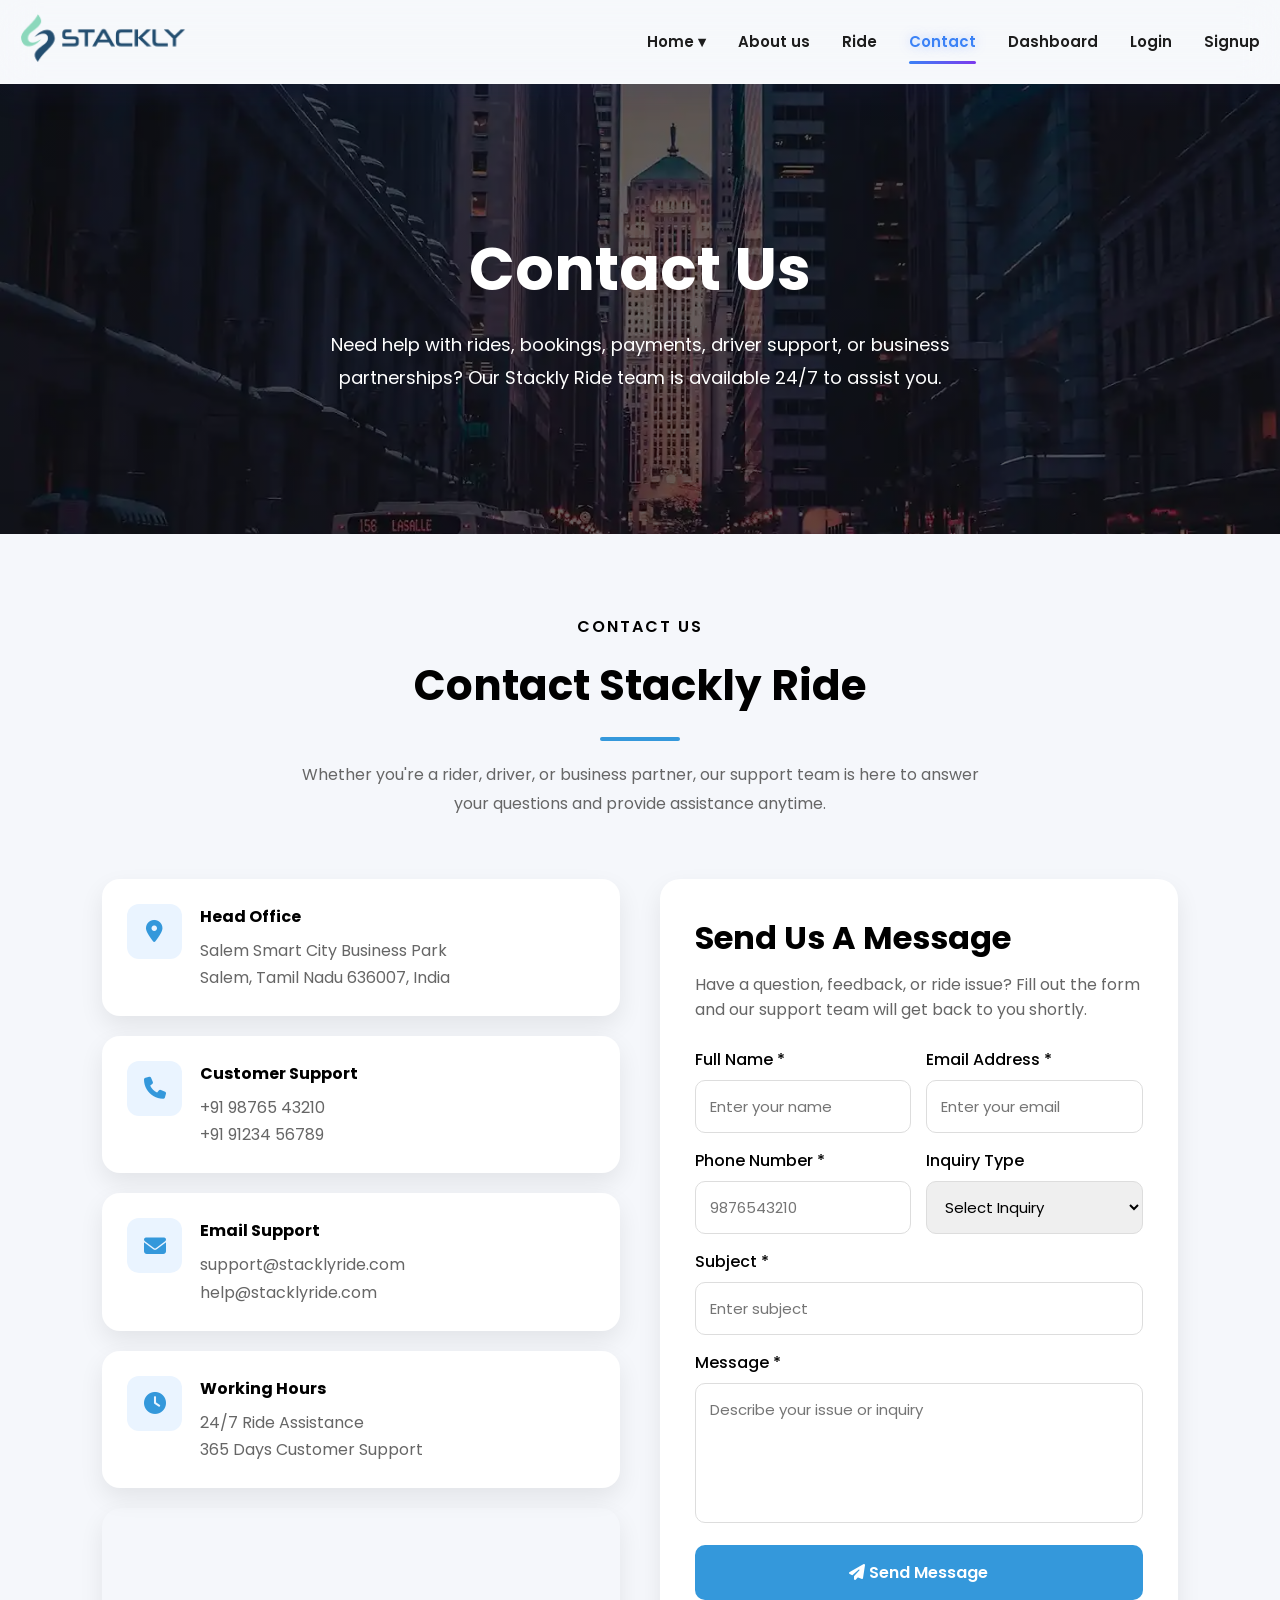
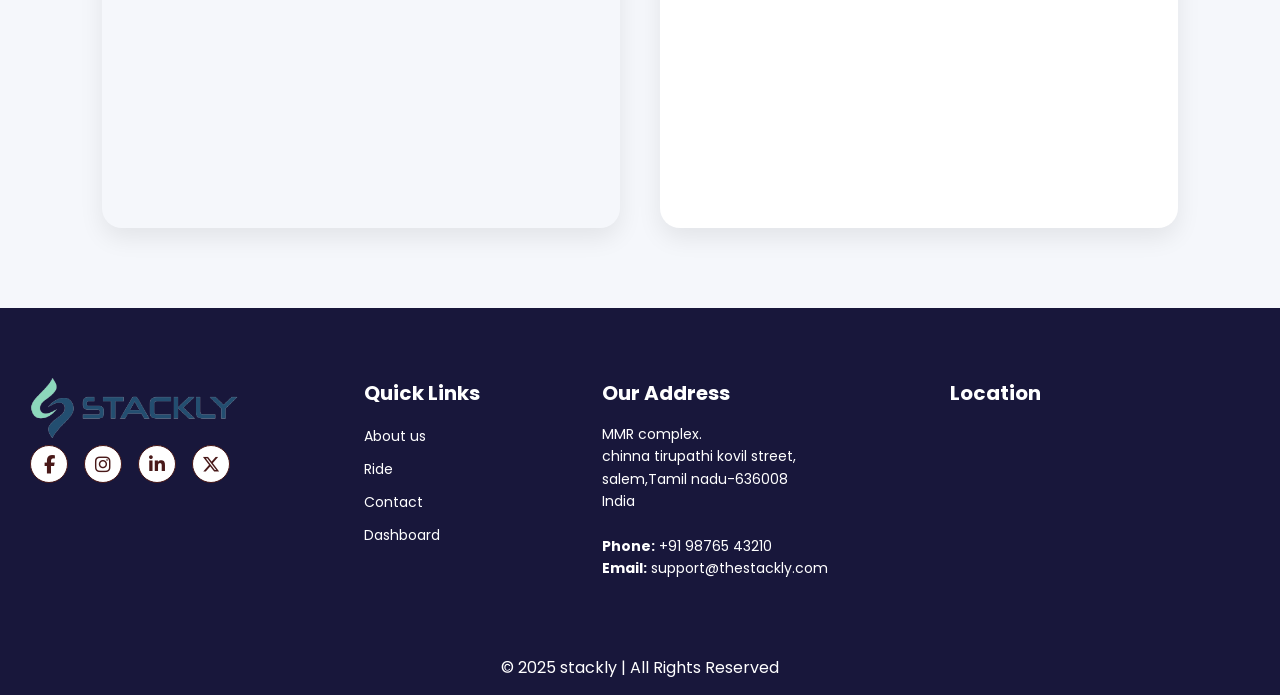
<file: contact.html>
<!DOCTYPE html>
<html lang="en">
<head>
<meta charset="UTF-8">
<meta name="viewport" content="width=device-width, initial-scale=1.0">
<link rel="stylesheet" href="style.css">
<link rel="stylesheet" href="https://unpkg.com/aos@2.3.4/dist/aos.css"/>
<link rel="stylesheet" href="https://cdnjs.cloudflare.com/ajax/libs/font-awesome/6.5.0/css/all.min.css">

<title>Stackly Ride</title>

</head>


<body>
    

<header class="header" id="header">

<div class="nav-container">

<!-- STACKLY LOGO -->

<div class="logo">
    <a href="./index.html">
<img src="./logo.webp" alt="Stackly Logo"></a>
</div>

<div class="menu-toggle" id="menuToggle">☰</div>

<ul class="nav-menu" id="navMenu">

<li class="dropdown">

<a href="./index.html" >Home ▾</a>

<div class="dropdown-menu">
<a href="./index.html">Home 1</a>
<a href="./home2.html">Home 2</a>
</div>

</li>

<li><a href="./about.html">About us</a></li>
<li><a href="./ride.html">Ride</a></li>
<li><a href="./contact.html" class="active" >Contact</a></li>
<li><a href="./dashboard.html">Dashboard</a></li>
<li><a href="./login.html">Login</a></li>
<li><a href="./signup.html">Signup</a></li>
<!-- <li class="nav-buttons">


<a href="login.html" class="login-btn">Login</a>
<a href="signup.html" class="signup-btn">Sign Up</a> -->

</li>

</ul>

</div>

</header>

<!DOCTYPE html>
<html lang="en">
<head>
<meta charset="UTF-8">
<meta name="viewport" content="width=device-width, initial-scale=1.0">

<title>Stackly Ride - Contact Us</title>

<link href="https://fonts.googleapis.com/css2?family=Poppins:wght@300;400;500;600;700;800&display=swap" rel="stylesheet">

<link rel="stylesheet"
href="https://cdnjs.cloudflare.com/ajax/libs/font-awesome/6.4.0/css/all.min.css">

<style>

*{
margin:0;
padding:0;
box-sizing:border-box;
font-family:'Poppins',sans-serif;
}

body{
background:#f5f7fb;
overflow-x:hidden;
}

/* HERO */

.contact-hero{
height:450px;
background:
linear-gradient(rgba(0,0,0,.6),
rgba(0,0,0,.6)),
url("./uber1_11zon.webp");
background-size:cover;
background-position:center;
display:flex;
align-items:center;
justify-content:center;
text-align:center;
color:#fff;
}

.hero-content{
animation:fadeUp 1s ease;
}

.hero-content h1{
font-size:60px;
margin-bottom:15px;
}

.hero-content p{
font-size:18px;
max-width:700px;
margin:auto;
line-height:1.8;
}

@keyframes fadeUp{

from{
opacity:0;
transform:translateY(40px);
}

to{
opacity:1;
transform:translateY(0);
}

}

/* CONTACT SECTION */

.contact-section{
padding:80px 8%;
}

.contact-header{
text-align:center;
margin-bottom:60px;
}

.contact-tag{
color:black;
font-weight:600;
letter-spacing:2px;
}

.contact-header h2{
font-size:42px;
margin-top:15px;
}

.contact-header h2 span{
color: black;
}

.contact-line{
width:80px;
height:4px;
background:#3498db;
margin:20px auto;
border-radius:20px;
}

.contact-header p{
max-width:700px;
margin:auto;
color:#666;
line-height:1.8;
}

/* GRID */

.contact-grid{
display:grid;
grid-template-columns:1fr 1fr;
gap:40px;
}

/* CONTACT INFO */

.contact-card{
background:#fff;
padding:25px;
border-radius:18px;
display:flex;
gap:18px;
align-items:flex-start;
margin-bottom:20px;
box-shadow:0 10px 25px rgba(0,0,0,.08);
transition:.4s;
}

.contact-card:hover{
transform:translateY(-8px);
}

.contact-icon{
width:55px;
height:55px;
background:#eaf4ff;
border-radius:12px;
display:flex;
align-items:center;
justify-content:center;
}

.contact-icon i{
font-size:22px;
color:#3498db;
}

.contact-card h4{
margin-bottom:8px;
}

.contact-card p{
color:#666;
line-height:1.7;
}

.contact-map{
height:320px;
border-radius:20px;
overflow:hidden;
box-shadow:0 10px 25px rgba(0,0,0,.08);
}

/* FORM */

.contact-form{
background:#fff;
padding:35px;
border-radius:20px;
box-shadow:0 10px 25px rgba(0,0,0,.08);
}

.contact-form h3{
font-size:32px;
margin-bottom:10px;
}

.contact-form p{
color:#666;
margin-bottom:25px;
}

.form-grid{
display:grid;
grid-template-columns:1fr 1fr;
gap:15px;
}

.form-group{
margin-bottom:15px;
}

.form-group label{
display:block;
margin-bottom:8px;
font-weight:500;
}

.form-group input,
.form-group select,
.form-group textarea{
width:100%;
padding:14px;
border:1px solid #ddd;
border-radius:10px;
outline:none;
font-size:15px;
}

.form-group textarea{
height:140px;
resize:none;
}

.contact-submit{
width:100%;
padding:15px;
border:none;
background:#3498db;
color:#fff;
font-size:16px;
font-weight:600;
border-radius:10px;
cursor:pointer;
transition:.3s;
}

.contact-submit:hover{
background:#2179b5;
}

#error{
margin:15px 0;
font-size:14px;
font-weight:600;
color:red;
}

/* RESPONSIVE */

@media(max-width:1024px){

.contact-grid{
grid-template-columns:1fr;
}

}

@media(max-width:768px){

.contact-hero{
height:350px;
padding:20px;
}

.hero-content h1{
font-size:40px;
}

.hero-content p{
font-size:15px;
}

.contact-header h2{
font-size:32px;
}

.form-grid{
grid-template-columns:1fr;
}

.contact-form{
padding:25px;
}

}

@media(max-width:480px){

.hero-content h1{
font-size:30px;
}

.contact-section{
padding:60px 20px;
}

.contact-card{
padding:20px;
}

.contact-form{
padding:20px;
}

}

</style>
</head>
<body>

<!-- HERO -->

<section class="contact-hero">

<div class="hero-content">

<h1>Contact Us</h1>

<p>
Need help with rides, bookings, payments, driver support,
or business partnerships? Our Stackly Ride team is
available 24/7 to assist you.
</p>

</div>

</section>

<!-- CONTACT -->

<section class="contact-section">

<div class="contact-header">

<span class="contact-tag">CONTACT US</span>

<h2>Contact <span>Stackly Ride</span></h2>

<div class="contact-line"></div>

<p>
Whether you're a rider, driver, or business partner,
our support team is here to answer your questions and
provide assistance anytime.
</p>

</div>

<div class="contact-grid">

<!-- LEFT -->

<div class="contact-info">

<div class="contact-card">
<div class="contact-icon">
<i class="fa-solid fa-location-dot"></i>
</div>
<div>
<h4>Head Office</h4>
<p>
Salem Smart City Business Park<br>
Salem, Tamil Nadu 636007, India
</p>
</div>
</div>

<div class="contact-card">
<div class="contact-icon">
<i class="fa-solid fa-phone"></i>
</div>
<div>
<h4>Customer Support</h4>
<p>
+91 98765 43210<br>
+91 91234 56789
</p>
</div>
</div>

<div class="contact-card">
<div class="contact-icon">
<i class="fa-solid fa-envelope"></i>
</div>
<div>
<h4>Email Support</h4>
<p>
support@stacklyride.com<br>
help@stacklyride.com
</p>
</div>
</div>

<div class="contact-card">
<div class="contact-icon">
<i class="fa-solid fa-clock"></i>
</div>
<div>
<h4>Working Hours</h4>
<p>
24/7 Ride Assistance<br>
365 Days Customer Support
</p>
</div>
</div>

<div class="contact-map">

<iframe
src="https://maps.google.com/maps?q=salem%20tamil%20nadu&t=&z=13&ie=UTF8&iwloc=&output=embed"
width="100%"
height="100%"
style="border:0;">
</iframe>

</div>

</div>

<!-- RIGHT -->

<div class="contact-form">

<h3>Send Us A Message</h3>

<p>
Have a question, feedback, or ride issue?
Fill out the form and our support team
will get back to you shortly.
</p>

<form id="contactForm">

<div class="form-grid">

<div class="form-group">
<label>Full Name *</label>
<input type="text" id="name" placeholder="Enter your name">
</div>

<div class="form-group">
<label>Email Address *</label>
<input type="email" id="email" placeholder="Enter your email">
</div>

</div>

<div class="form-grid">

<div class="form-group">
<label>Phone Number *</label>
<input type="text" id="phone" placeholder="9876543210">
</div>

<div class="form-group">
<label>Inquiry Type</label>

<select id="service">
<option value="">Select Inquiry</option>
<option>Ride Booking Issue</option>
<option>Driver Support</option>
<option>Payment Problem</option>
<option>Lost Item</option>
<option>Business Partnership</option>
</select>

</div>

</div>

<div class="form-group">
<label>Subject *</label>
<input type="text" id="subject" placeholder="Enter subject">
</div>

<div class="form-group">
<label>Message *</label>
<textarea id="message"
placeholder="Describe your issue or inquiry"></textarea>
</div>

<p id="error"></p>

<button type="submit" class="contact-submit">
<i class="fa-solid fa-paper-plane"></i>
Send Message
</button>

</form>

</div>

</div>

</section>

<script>

document.getElementById("contactForm")
.addEventListener("submit",function(e){

e.preventDefault();

let name =
document.getElementById("name").value.trim();

let email =
document.getElementById("email").value.trim();

let phone =
document.getElementById("phone").value.trim();

let subject =
document.getElementById("subject").value.trim();

let message =
document.getElementById("message").value.trim();

let error =
document.getElementById("error");

let emailPattern =
/^[^\s@]+@[^\s@]+\.[^\s@]+$/;

let phonePattern =
/^[0-9]{10}$/;

if(
name === "" ||
email === "" ||
phone === "" ||
subject === "" ||
message === "" ||
!emailPattern.test(email) ||
!phonePattern.test(phone)
){

error.innerHTML =
"Please fill details correctly";

return;

}

window.location.href="404.html";

});

</script>

</body>
</html>
 <!-- <footer> -->
  <footer class="footer">
    <div class="footer-container">

        <!-- Logo / About -->
        <div class="footer-box">
          <a href="./index.html">
            <img src="./logo.webp" alt="Stackly Logo" class="footer-logo"  style="height:60px;"></a>

           
            <!-- <p>We deliver secure, scalable and innovative IT services for global businesses.</p><br> -->

            <!-- Social Icons -->
            <div class="footer-social">
                <a href="./404.html"><i class="fa-brands fa-facebook-f"></i></a>
                <a href="./404.html"><i class="fa-brands fa-instagram"></i></a>
                <a href="./404.html"><i class="fa-brands fa-linkedin-in"></i></a>
                <a href="./404.html"><i class="fa-brands fa-x-twitter"></i></a>
            </div>
        </div>

        <!-- Quick Links -->
        <div class="footer-box">
            <h3>Quick Links</h3>
            <ul>
                <li><a href="./about.html">About us</a></li>
                  <li><a href="./ride.html">Ride</a></li>
                   <li><a href="./contact.html">Contact</a></li>
                     <li><a href="./dashboard.html">Dashboard</a></li>

            </ul>
        </div>

        <!-- Address -->
        <div class="footer-box">
            <h3>Our Address</h3>
            <p>
                MMR complex.<br>
                chinna tirupathi kovil street,<br>
                salem,Tamil nadu-636008<br>
                <!-- Bengaluru, Karnataka – 560066<br> -->
                India<br><br>

                <strong>Phone:</strong> +91 98765 43210<br>
                <strong>Email:</strong> support@thestackly.com
            </p>
        </div>

        <!-- Google Map -->
        <div class="footer-box">
            <h3>Location</h3>
            <iframe 
            src="https://www.google.com/maps?q=Salem%20Tamil%20Nadu&output=embed"
                allowfullscreen="" 
                loading="lazy">
            </iframe>
        </div>

    </div>

    <div class="footer-bottom">
        <p>© 2025 stackly | All Rights Reserved</p>
    </div>
</footer>




<script src="./script.js"></script>
</body>
</html>
</file>
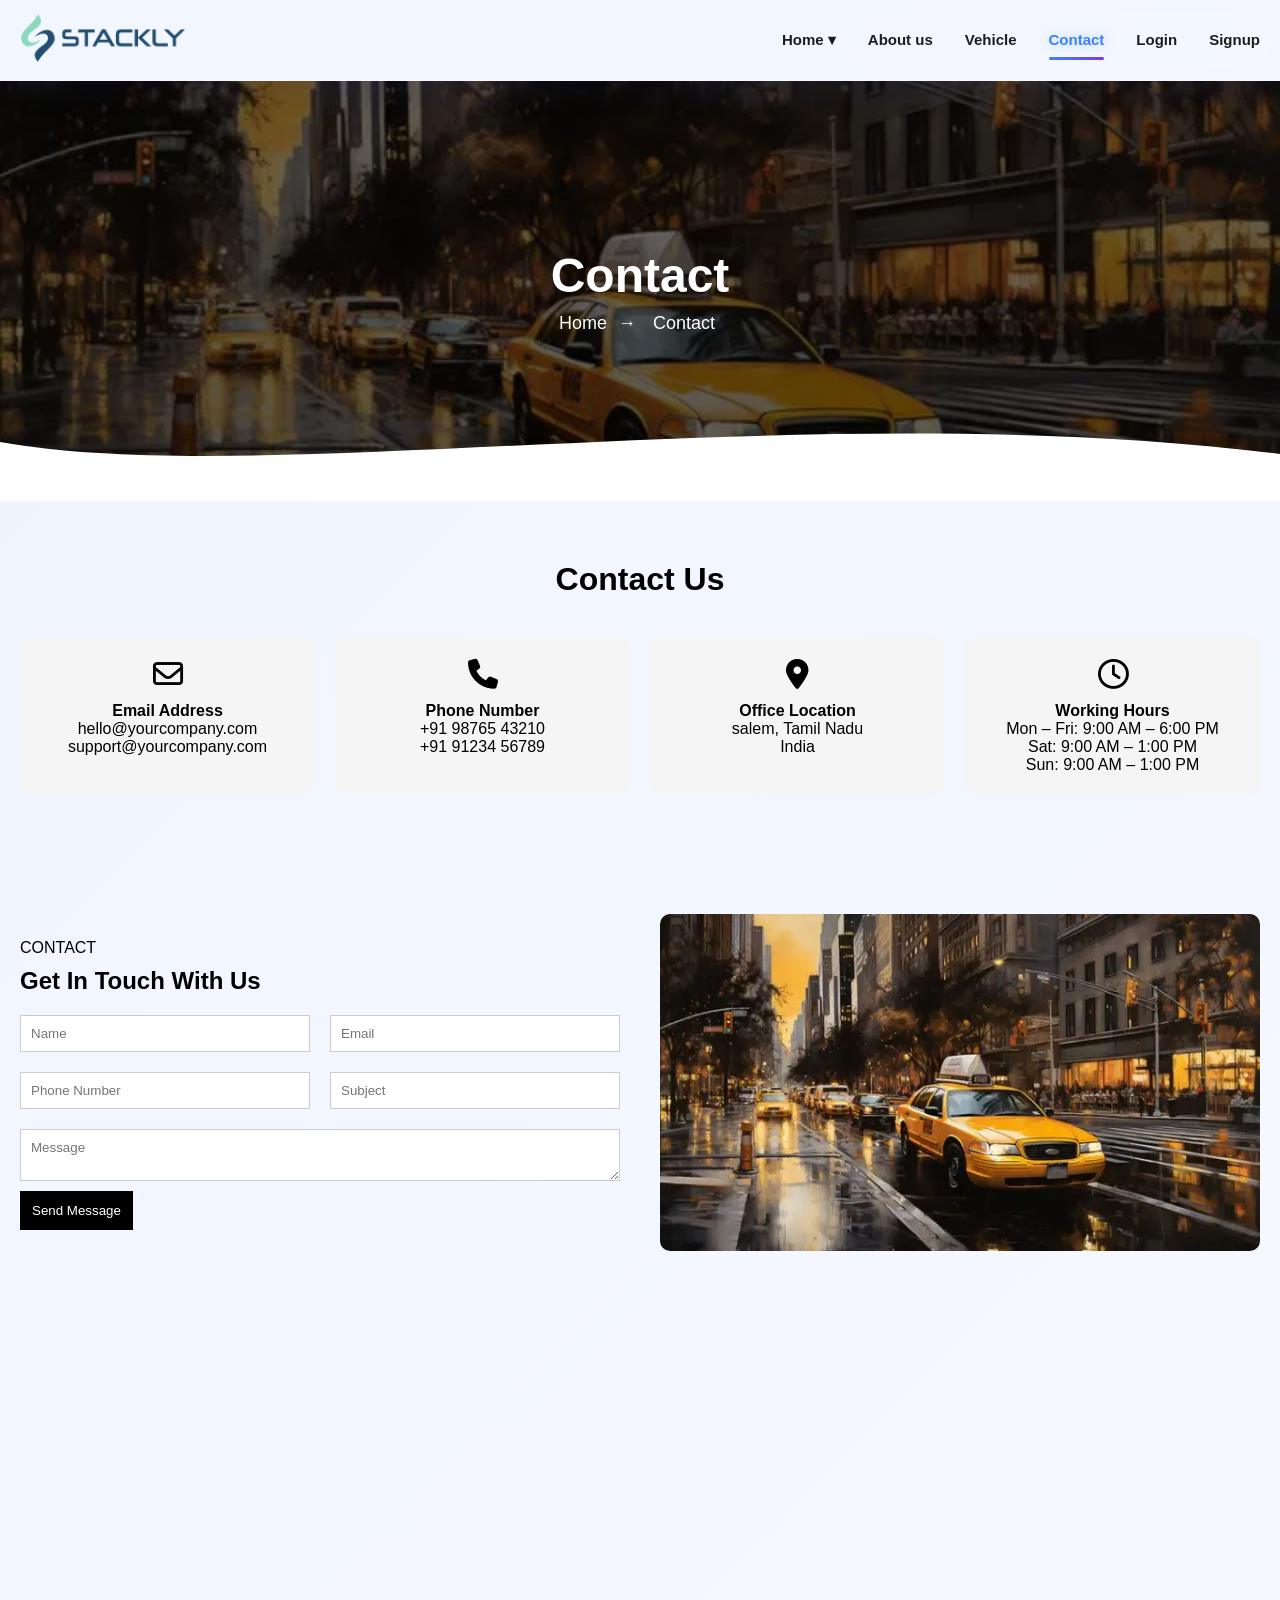
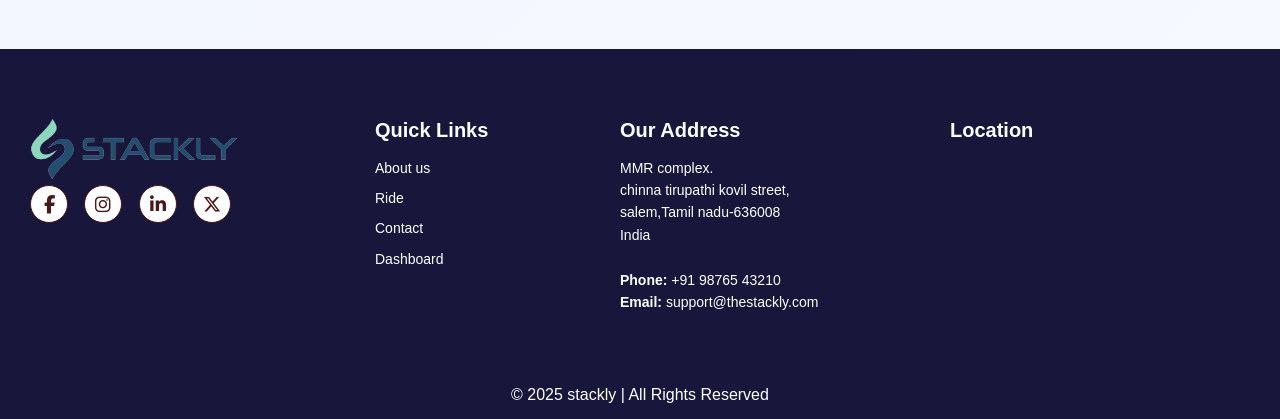
<file: contact1.html>
<!DOCTYPE html>
<html lang="en">
<head>
<meta charset="UTF-8">
<meta name="viewport" content="width=device-width, initial-scale=1.0">
<link rel="stylesheet" href="style.css">
<link rel="stylesheet" href="https://unpkg.com/aos@2.3.4/dist/aos.css"/>
<link rel="stylesheet" href="https://cdnjs.cloudflare.com/ajax/libs/font-awesome/6.5.0/css/all.min.css">

<title>Stackly Ride</title>

</head>


<body>
    

<header class="header" id="header">

<div class="nav-container">

<!-- STACKLY LOGO -->

<div class="logo">
    <a href="./index.html">
<img src="./logo.webp" alt="Stackly Logo"></a>
</div>

<div class="menu-toggle" id="menuToggle">☰</div>

<ul class="nav-menu" id="navMenu">

<li class="dropdown">

<a href="./index.html" >Home ▾</a>

<div class="dropdown-menu">
<a href="./index.html">Home 1</a>
<a href="./home2.html">Home 2</a>
</div>

</li>

<li><a href="./about1.html">About us</a></li>
<li><a href="./vehicle.html">Vehicle</a></li>
<li><a href="./contact1.html" class="active" >Contact</a></li>
<li><a href="./login.html">Login</a></li>
<li><a href="./signup.html">Signup</a></li>
<!-- <li class="nav-buttons">


<a href="login.html" class="login-btn">Login</a>
<a href="signup.html" class="signup-btn">Sign Up</a>

</li> -->

</ul>

</div>

</header>

<section class="ab-hero-wave-section">

    <div class="ab-hero-overlay"></div>
    
    <div class="ab-hero-container">
    
    <h1 class="ab-hero-title">Contact</h1>
    
    <div class="ab-hero-breadcrumb">
    
    <a href="home2.html">Home</a>
    <span>→</span>
    <span>Contact</span>
    
    </div>
    
    </div>
    
    <!-- WAVE SHAPE -->
    
    <div class="ab-hero-wave">
    
    <svg viewBox="0 0 1440 200" preserveAspectRatio="none">
    
    <path 
    d="M0,100 C300,180 900,20 1440,120 L1440,200 L0,200 Z"
    fill="#ffffff">
    </path>
    
    </svg>
    
    </div>
    
    </section>

    <Style>
        /* HERO SECTION */

.ab-hero-wave-section{

position:relative;
height:420px;
display:flex;
align-items:center;
justify-content:center;
text-align:center;

background-image:url("./taxi.webp");
background-size:cover;
background-position:center;

color:white;
overflow:hidden;

}

/* OVERLAY */

.ab-hero-overlay{

position:absolute;
top:0;
left:0;
width:100%;
height:100%;

background:linear-gradient(
rgba(0,0,0,.55),
rgba(0,0,0,.65)
);

}

/* CONTENT */

.ab-hero-container{

position:relative;
z-index:2;

}

.ab-hero-title{

font-size:48px;
font-weight:700;
margin-bottom:10px;

}

/* BREADCRUMB */

.ab-hero-breadcrumb{

font-size:18px;

}

.ab-hero-breadcrumb a{

color:#ffffff;
text-decoration:none;
font-weight:500;

}

.ab-hero-breadcrumb a:hover{

color: rgb(46, 217, 46);

}

.ab-hero-breadcrumb span{

margin:0 6px;

}

/* WAVE */

.ab-hero-wave{

position:absolute;
bottom:-1px;
left:0;
width:100%;
line-height:0;

}

.ab-hero-wave svg{

width:100%;
height:120px;

}

/* RESPONSIVE */

@media(max-width:992px){

.ab-hero-title{
font-size:36px;
}

}

@media(max-width:600px){

.ab-hero-title{
font-size:28px;
}

.ab-hero-wave-section{
height:340px;
}

.ab-hero-breadcrumb{
font-size:16px;
}

}
    </Style>


<!-- CONTACT SECTION -->
<section class="contact-section">
    <div class="contact-container">
  
      <!-- Header -->
      <div class="contact-header">
        <h2>Contact Us</h2>
        
      </div>
  
      <!-- Contact Info -->
      <div class="contact-info-grid">
  
        <!-- Email -->
        <div class="contact-card">
          <div class="contact-icon">
            <i class="fa-regular fa-envelope"></i>
          </div>
          <h4>Email Address</h4>
          <p>hello@yourcompany.com</p>
          <p>support@yourcompany.com</p>
        </div>
  
        <!-- Phone -->
        <div class="contact-card">
          <div class="contact-icon">
            <i class="fa-solid fa-phone"></i>
          </div>
          <h4>Phone Number</h4>
          <p>+91 98765 43210</p>
          <p>+91 91234 56789</p>
        </div>
  
        <!-- Location -->
        <div class="contact-card">
          <div class="contact-icon">
            <i class="fa-solid fa-location-dot"></i>
          </div>
          <h4>Office Location</h4>
          <p>salem, Tamil Nadu</p>
          <p>India</p>
        </div>
  
        <!-- Work Time -->
        <div class="contact-card">
          <div class="contact-icon">
            <i class="fa-regular fa-clock"></i>
          </div>
          <h4>Working Hours</h4>
          <p>Mon – Fri: 9:00 AM – 6:00 PM</p>
          <p>Sat: 9:00 AM – 1:00 PM</p>
          <p>Sun: 9:00 AM – 1:00 PM</p>
        </div>
  
      </div>
    </div>
  </section>
  
  <!-- CONTACT FORM SECTION -->
  <section class="contact-form-section">
    <div class="contact-wrapper">
  
      <!-- LEFT CONTENT -->
      <div class="contact-left">
        
        <span class="contact-tag">CONTACT</span>
        <h2>Get In Touch With Us</h2>
        
  <form class="contact-form" id="contactForm" novalidate>
  
    <div class="form-row">
      <div class="field">
        <input type="text" id="name" placeholder="Name">
        <small class="error"></small>
      </div>
  
      <div class="field">
        <input type="email" id="email" placeholder="Email">
        <small class="error"></small>
      </div>
    </div>
  
    <div class="form-row">
      <div class="field">
        <input type="text" id="phone" placeholder="Phone Number">
        <small class="error"></small>
      </div>
  
      <div class="field">
        <input type="text" id="subject" placeholder="Subject">
        <small class="error"></small>
      </div>
    </div>
  
    <div class="field">
      <textarea id="message" placeholder="Message"></textarea>
      <small class="error"></small>
    </div>
  
    <button type="submit">Send Message</button>
  </form>
      </div>
  
      <!-- RIGHT IMAGE -->
      <div class="contact-right">
        <div class="image-box">
          <img src="./taxi.webp" alt="Contact Team">
        </div>
      </div>
  
    </div>
  
    <div class="map-box">
    <iframe
      src="https://www.google.com/maps?q=Salem%20Tamil%20Nadu&output=embed"
      loading="lazy"
      referrerpolicy="no-referrer-when-downgrade">
    </iframe>

    
  </div>
  </section>
  <style>
    *{
margin:0;
padding:0;
box-sizing:border-box;
font-family:'Poppins',sans-serif;
}

/* HERO SECTION */

.contact-hero{
width:100%;
height:65vh;
background-size:cover;
background-position:center;
position:relative;
display:flex;
align-items:center;
justify-content:center;
transition:1s;
}

.hero-overlay{
width:100%;
height:100%;
/* background:rgba(0,0,0,0.6); */
display:flex;
flex-direction:column;
align-items:center;
justify-content:center;
text-align:center;
color:#fff;
padding:20px;
}

.hero-overlay h1{
font-size:48px;
margin-bottom:10px;
}

.hero-overlay p{
font-size:18px;
}

/* CONTACT SECTION */

.contact-section{
padding:60px 20px;
}

.contact-header{
text-align:center;
margin-bottom:40px;
}

.contact-header h2{
font-size:32px;
margin-bottom:10px;
}

.contact-info-grid{
display:grid;
grid-template-columns:repeat(4,1fr);
gap:20px;
}

.contact-card{
background:#f5f5f5;
padding:20px;
text-align:center;
border-radius:10px;
}

.contact-icon{
font-size:30px;
margin-bottom:10px;
}

/* CONTACT FORM */

.contact-form-section{
padding:60px 20px;
}

.contact-wrapper{
display:flex;
align-items:center;
justify-content:space-between;
gap:40px;
flex-wrap:wrap;
}

.contact-left{
flex:1;
position:relative;
}

.contact-left h2{
margin:10px 0;
}

.contact-right{
flex:1;
}

.contact-right img{
width:100%;
border-radius:10px;
}

/* FLOATING IMAGE */

.floating-img{
width:150px;
position:absolute;
top:50px;
right:-50px;
animation:float 3s ease-in-out infinite;
}

@keyframes float{
0%,100%{transform:translateY(0);}
50%{transform:translateY(-20px);}
}

/* FORM */

.form-row{
display:flex;
gap:20px;
flex-wrap:wrap;
}

.field{
flex:1;
display:flex;
flex-direction:column;
}

.contact-form input,
.contact-form textarea{
padding:10px;
margin:10px 0;
border:1px solid #ccc;
}

.contact-form button{
padding:12px;
background:#000;
color:#fff;
border:none;
cursor:pointer;
}

/* MAP */

.map-box iframe{
width:100%;
height:300px;
border:0;
margin-top:30px;
}

/* TABLET VIEW */

@media(max-width:1024px){

.contact-info-grid{
grid-template-columns:repeat(2,1fr);
}

.contact-wrapper{
flex-direction:column;
}

.floating-img{
right:0;
}

}

/* MOBILE VIEW */

@media(max-width:768px){

.hero-overlay h1{
font-size:28px;
}

.hero-overlay p{
font-size:14px;
}

.contact-info-grid{
grid-template-columns:1fr;
}

.form-row{
flex-direction:column;
}

.floating-img{
position:static;
margin:20px auto;
display:block;
}

.contact-hero{
height:40vh;
}

}

/* SMALL MOBILE */

@media(max-width:480px){

.hero-overlay h1{
font-size:22px;
}

.hero-overlay p{
font-size:12px;
}

}
  </style>

  <script>
    const hero=document.querySelector(".contact-hero");

const images=[
"./ai2.webp",
"./debate.webp",
"./digi.webp"
];

let i=0;

setInterval(()=>{
hero.style.backgroundImage=`url(${images[i]})`;
i=(i+1)%images.length;
},3000);

document.getElementById("contactForm").addEventListener("submit",function(e){

e.preventDefault();

let name=document.getElementById("name").value.trim();
let email=document.getElementById("email").value.trim();
let phone=document.getElementById("phone").value.trim();
let subject=document.getElementById("subject").value.trim();
let message=document.getElementById("message").value.trim();

if(name==="" || email==="" || phone==="" || subject==="" || message===""){

alert("Please fill all details");

}else{

window.location.href="404.html";

}

});
  </script>
 <!-- <footer> -->
  <footer class="footer">
    <div class="footer-container">

        <!-- Logo / About -->
        <div class="footer-box">
          <a href="./home2.html">
            <img src="./logo.webp" alt="Stackly Logo" class="footer-logo"  style="height:60px;"></a>

           
            <!-- <p>We deliver secure, scalable and innovative IT services for global businesses.</p><br> -->

            <!-- Social Icons -->
            <div class="footer-social">
                <a href="./404.html"><i class="fa-brands fa-facebook-f"></i></a>
                <a href="./404.html"><i class="fa-brands fa-instagram"></i></a>
                <a href="./404.html"><i class="fa-brands fa-linkedin-in"></i></a>
                <a href="./404.html"><i class="fa-brands fa-x-twitter"></i></a>
            </div>
        </div>

        <!-- Quick Links -->
        <div class="footer-box">
            <h3>Quick Links</h3>
            <ul>
                <li><a href="./about.html">About us</a></li>
                  <li><a href="./ride.html">Ride</a></li>
                   <li><a href="./contact.html">Contact</a></li>
                     <li><a href="./dashboard.html">Dashboard</a></li>

            </ul>
        </div>

        <!-- Address -->
        <div class="footer-box">
            <h3>Our Address</h3>
            <p>
                MMR complex.<br>
                chinna tirupathi kovil street,<br>
                salem,Tamil nadu-636008<br>
                <!-- Bengaluru, Karnataka – 560066<br> -->
                India<br><br>

                <strong>Phone:</strong> +91 98765 43210<br>
                <strong>Email:</strong> support@thestackly.com
            </p>
        </div>

        <!-- Google Map -->
        <div class="footer-box">
            <h3>Location</h3>
            <iframe 
            src="https://www.google.com/maps?q=Salem%20Tamil%20Nadu&output=embed"
                allowfullscreen="" 
                loading="lazy">
            </iframe>
        </div>

    </div>

    <div class="footer-bottom">
        <p>© 2025 stackly | All Rights Reserved</p>
    </div>
</footer>




<script src="./script.js"></script>
</body>
</html>
</file>
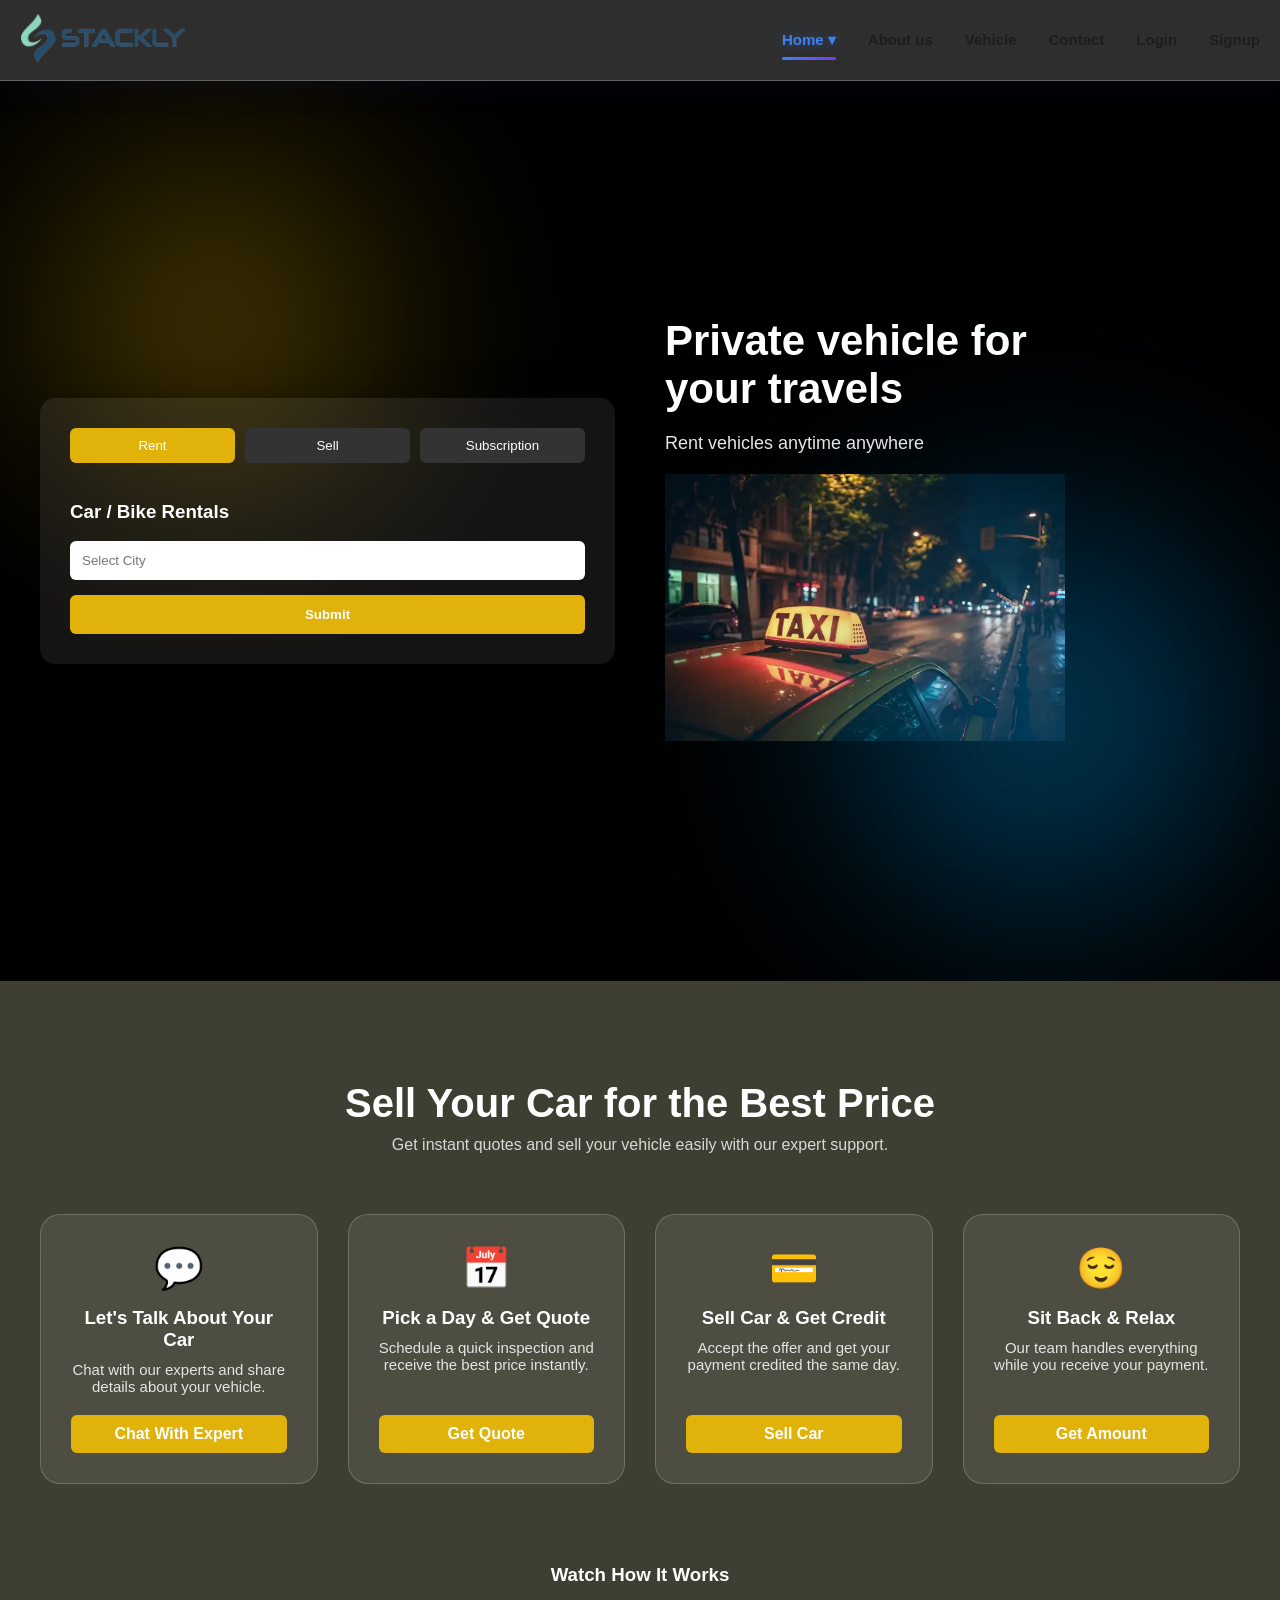
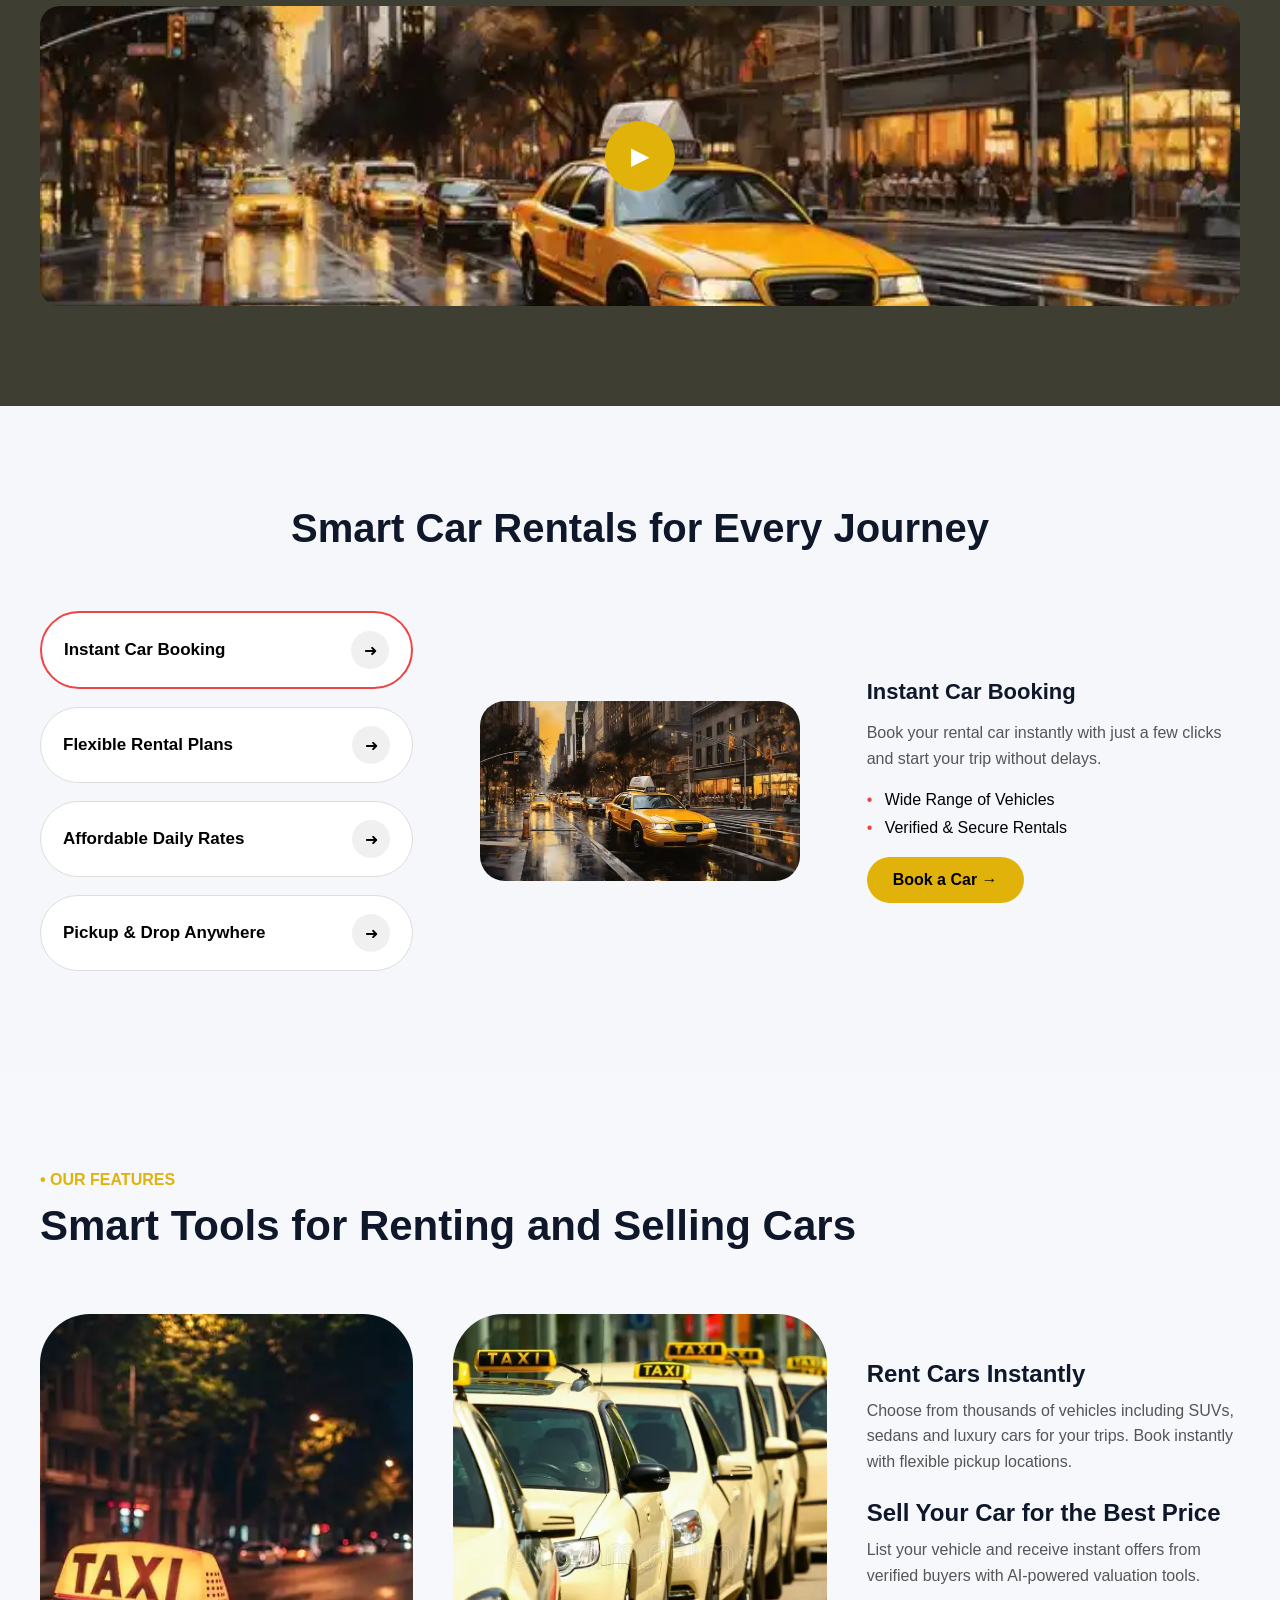
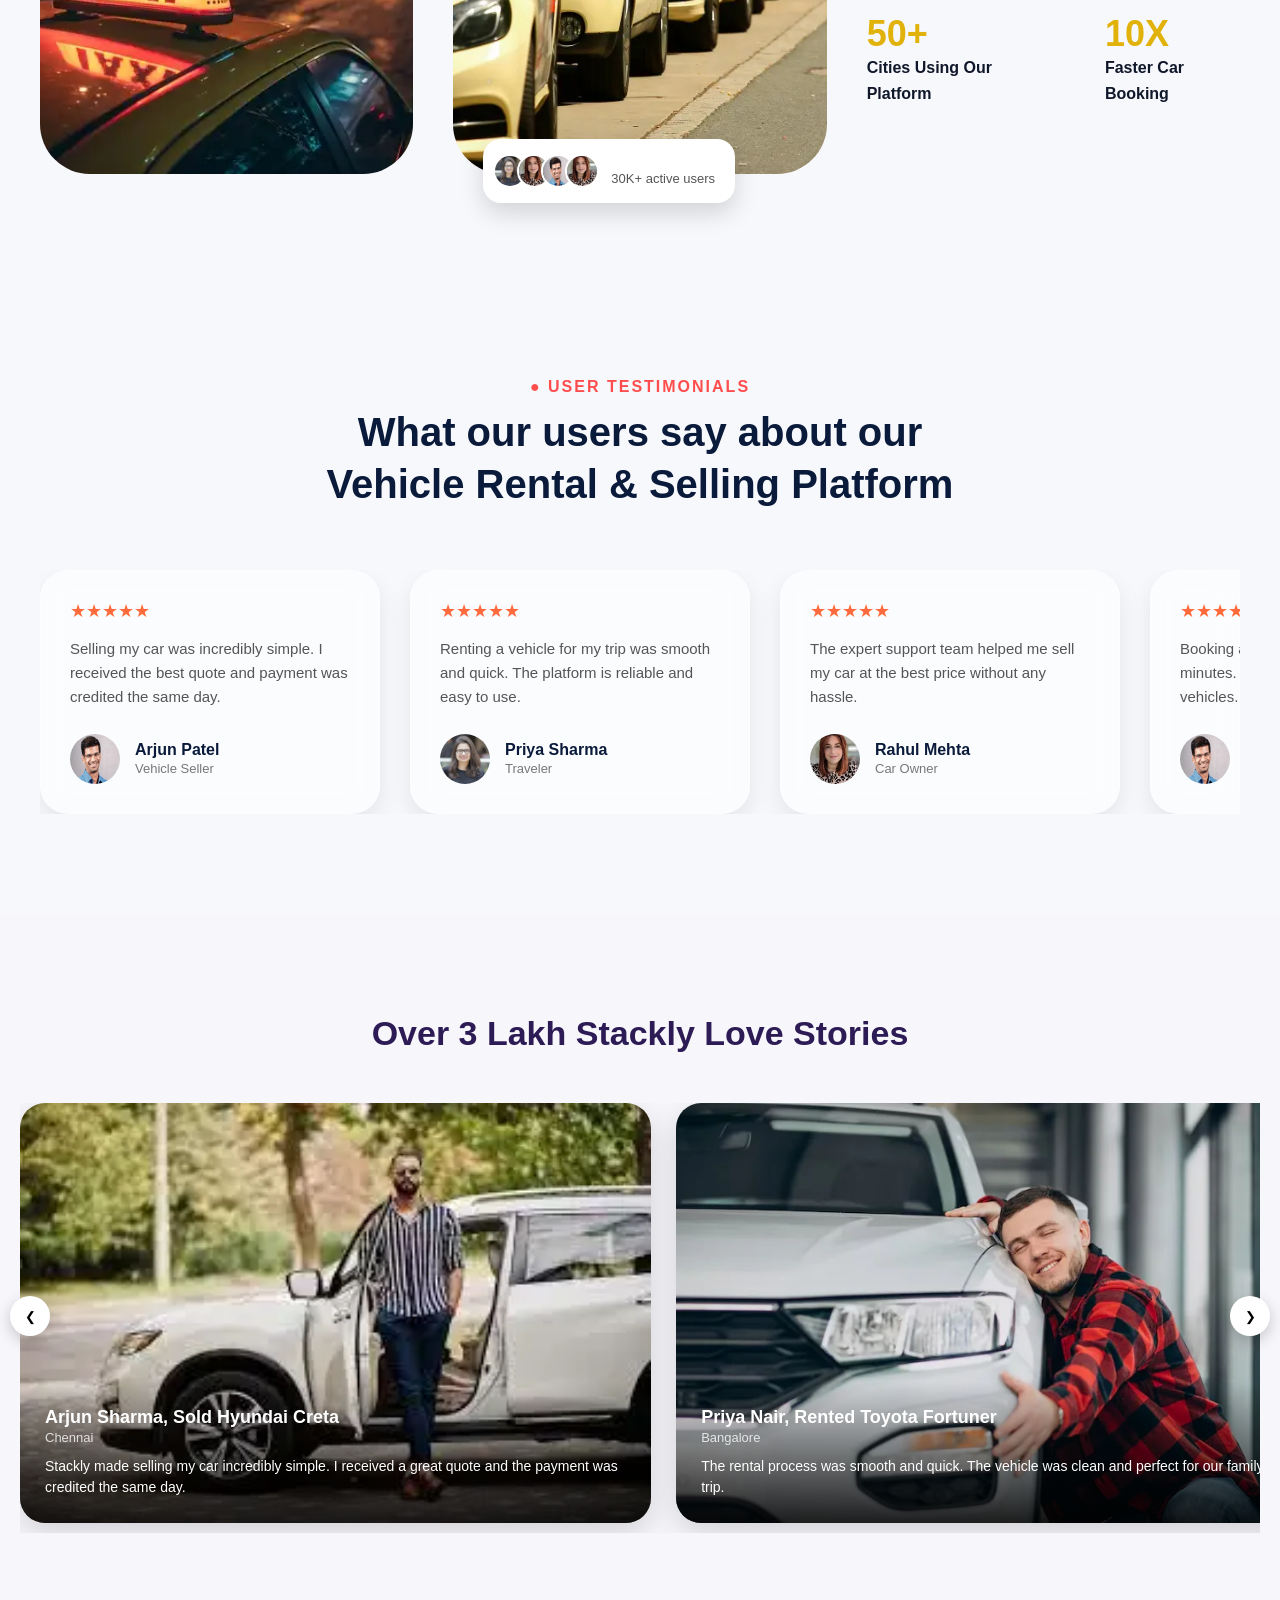
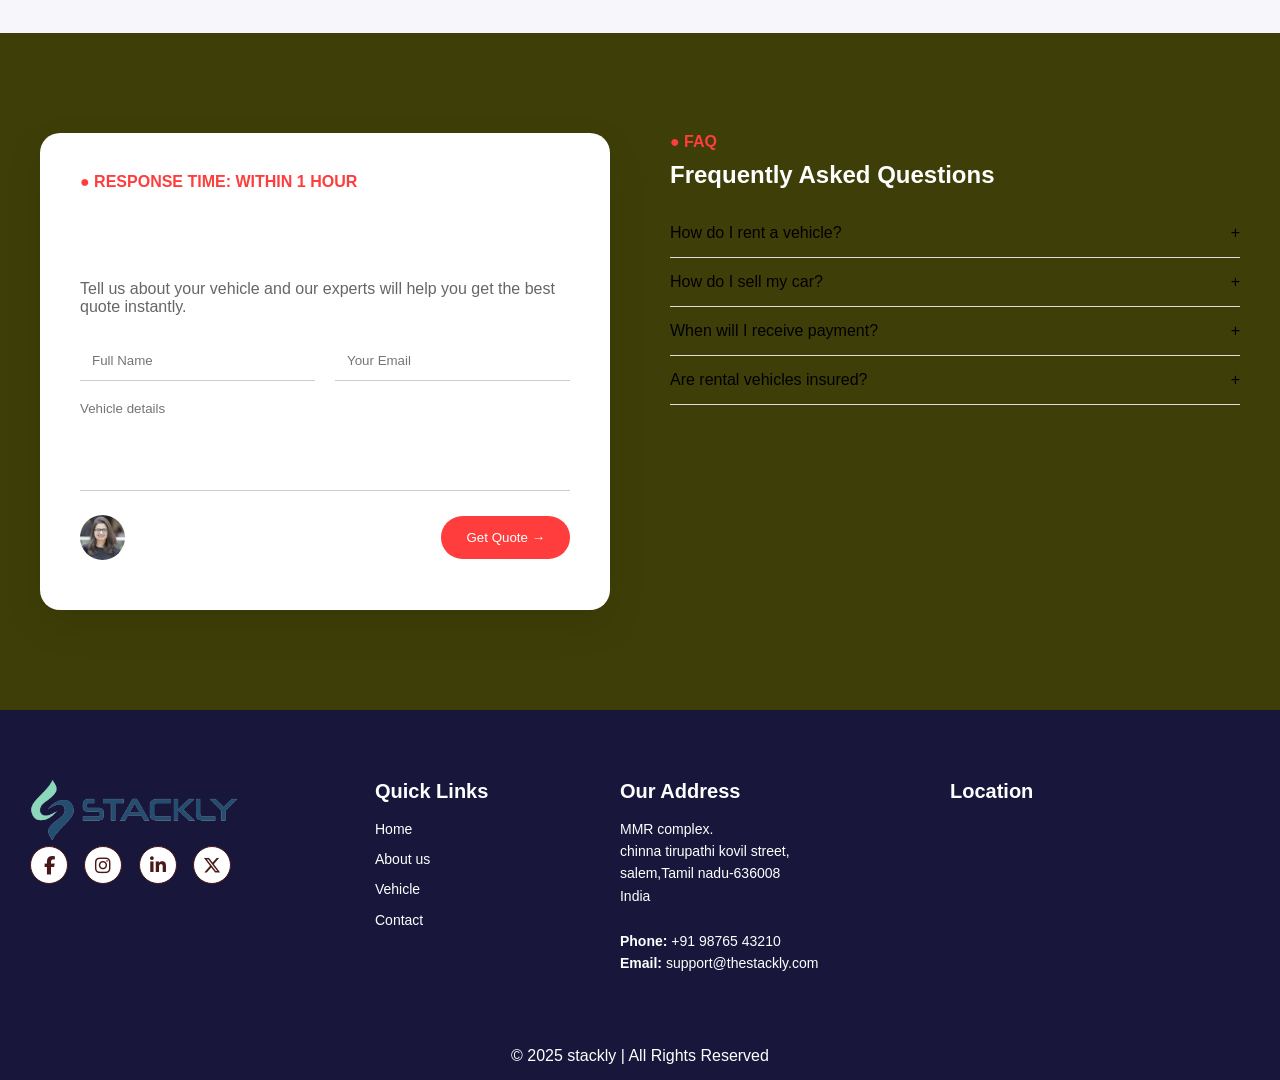
<file: home2.html>
<!DOCTYPE html>
<html lang="en">
<head>
<meta charset="UTF-8">
<meta name="viewport" content="width=device-width, initial-scale=1.0">
<link rel="stylesheet" href="style.css">
<link rel="stylesheet" href="https://unpkg.com/aos@2.3.4/dist/aos.css"/>
<link rel="stylesheet" href="https://cdnjs.cloudflare.com/ajax/libs/font-awesome/6.5.0/css/all.min.css">


<title> Stackly Ride</title>

</head>


<body>
    

<header class="header" id="header">

<div class="nav-container">

<!-- STACKLY LOGO -->

<div class="logo">
    <a href="./home2.html">
<img src="./logo.webp" alt="Stackly Logo"></a>
</div>

<div class="menu-toggle" id="menuToggle">☰</div>

<ul class="nav-menu" id="navMenu">

<li class="dropdown">

<a href="./index.html" class="active">Home ▾</a>

<div class="dropdown-menu">
<a href="./index.html">Home 1</a>
<a href="./home2.html" >Home 2</a>
</div>

</li>

<li><a href="./about1.html">About us</a></li>
<li><a href="./vehicle.html">Vehicle</a></li>
<li><a href="./contact1.html">Contact</a></li>
<li><a href="./login.html">Login</a></li>
<li><a href="./signup.html">Signup</a></li>

<!-- <li class="nav-buttons">


<a href="login.html" class="login-btn">Login</a>
<a href="signup.html" class="signup-btn">Sign Up</a>

</li> -->

</ul>

</div>

</header>







<style>

/* RESET */

*{
margin:0;
padding:0;
box-sizing:border-box;
font-family:Arial, Helvetica, sans-serif;
}

body{
background:#000;
color:#fff;
}

/* HERO SECTION */

.vr-hero{
position:relative;
height:100vh;
overflow:hidden;
display:flex;
align-items:center;
justify-content:center;
}

/* VIDEO BACKGROUND */

.vr-hero video{
position:absolute;
width:100%;
height:100%;
object-fit:cover;
top:0;
left:0;
z-index:-2;
}

/* OVERLAY */

.vr-overlay{
position:absolute;
width:100%;
height:100%;
background:rgba(0,0,0,0.55);
z-index:-1;
}

/* SHAPES */

.vr-shape1,
.vr-shape2{
position:absolute;
border-radius:50%;
filter:blur(120px);
opacity:.4;
animation:vr-float 10s infinite alternate;
}

.vr-shape1{
width:300px;
height:300px;
background: rgb(225, 178, 9);
top:10%;
left:5%;
}

.vr-shape2{
width:350px;
height:350px;
background:#00aaff;
bottom:10%;
right:5%;
}

@keyframes vr-float{
from{transform:translateY(0)}
to{transform:translateY(-40px)}
}

/* CONTAINER */

.vr-container{
max-width:1200px;
width:95%;
display:grid;
grid-template-columns:1fr 1fr;
gap:50px;
align-items:center;
}

/* FORM BOX */

.vr-form-box{
background:rgba(255,255,255,0.08);
backdrop-filter:blur(15px);
padding:30px;
border-radius:15px;
box-shadow:0 10px 40px rgba(0,0,0,.5);
animation:vr-slideLeft 1s ease;
}

/* TABS */

.vr-tabs{
display:flex;
gap:10px;
margin-bottom:20px;
}

.vr-tab{
flex:1;
padding:10px;
border:none;
cursor:pointer;
border-radius:6px;
background:#333;
color:#fff;
}

.vr-tab.active{
background:rgb(225, 178, 9);
}

/* INPUT */

.vr-input{
width:100%;
padding:12px;
margin-bottom:15px;
border:none;
border-radius:6px;
}

/* BUTTON */

.vr-btn{
width:100%;
padding:12px;
border:none;
background:rgb(225, 178, 9);
color:#fff;
font-weight:bold;
cursor:pointer;
border-radius:6px;
}

/* ERROR */

.vr-error{
display:none;
color: red;
font-size:14px;
margin-bottom:10px;
}

/* RIGHT TEXT */

.vr-text{
animation:vr-slideRight 1s ease;
}

.vr-text h1{
font-size:42px;
margin-bottom:20px;
}

.vr-text p{
font-size:18px;
opacity:.9;
}

/* HERO CAR */

.vr-car{
width:100%;
max-width:400px;
margin-top:20px;
}

/* ANIMATIONS */

@keyframes vr-slideLeft{
from{opacity:0;transform:translateX(-60px)}
to{opacity:1;transform:translateX(0)}
}

@keyframes vr-slideRight{
from{opacity:0;transform:translateX(60px)}
to{opacity:1;transform:translateX(0)}
}

/* TABLET */

@media(max-width:992px){

.vr-container{
grid-template-columns:1fr;
text-align:center;
}

.vr-car{
margin:auto;
}

}

/* MOBILE */

@media(max-width:600px){

.vr-text h1{
font-size:28px;
}

.vr-form-box{
padding:20px;
}

}

</style>
</head>

<body>

<section class="vr-hero">

<!-- VIDEO -->
<video autoplay muted loop>
<source src="./car1.mp4" type="video/mp4">
</video>

<div class="vr-overlay"></div>

<!-- SHAPES -->
<div class="vr-shape1"></div>
<div class="vr-shape2"></div>

<div class="vr-container">

<!-- FORM -->

<div class="vr-form-box">

<div class="vr-tabs">

<button class="vr-tab active" onclick="vrSwitchTab('rent',this)">Rent</button>
<button class="vr-tab" onclick="vrSwitchTab('sell',this)">Sell</button>
<button class="vr-tab" onclick="vrSwitchTab('sub',this)">Subscription</button>

</div><br>

<h3 id="vrTitle">Car / Bike Rentals</h3><br>

<div id="vrInputs">

<input type="text" id="vrCity" class="vr-input" placeholder="Select City">

</div>

<p class="vr-error" id="vrError">Please fill the details</p>

<button class="vr-btn" onclick="vrCheck()">Submit</button>

</div>

<!-- RIGHT SIDE -->

<div class="vr-text">

<h1>Private vehicle for<br> your travels</h1>

<p id="vrDesc">Rent vehicles anytime anywhere</p>

<img src="./t3.webp" class="vr-car">

</div>

</div>

</section>


<script>

/* SWITCH TAB */

function vrSwitchTab(type,el){

document.querySelectorAll(".vr-tab").forEach(btn=>btn.classList.remove("active"));
el.classList.add("active");

const inputs=document.getElementById("vrInputs");
const title=document.getElementById("vrTitle");
const desc=document.getElementById("vrDesc");

if(type==="rent"){
title.innerText="Car / Bike Rentals";
desc.innerText="Rent vehicles anytime anywhere";
inputs.innerHTML=`<input type="text" id="vrCity" class="vr-input" placeholder="Select City">`;
}

if(type==="sell"){
title.innerText="Sell Your Car";
desc.innerText="Get the best price instantly";
inputs.innerHTML=`<input type="text" id="vrReg" class="vr-input" placeholder="Enter Car Registration Number">`;
}

if(type==="sub"){
title.innerText="Vehicle Subscription";
desc.innerText="Monthly vehicle plans";
inputs.innerHTML=`<input type="email" id="vrEmail" class="vr-input" placeholder="Enter Email ID">`;
}

document.getElementById("vrError").style.display="none";

}


/* VALIDATION */

function vrCheck(){

let input=document.querySelector(".vr-input").value;

if(input===""){
document.getElementById("vrError").style.display="block";
}
else{
window.location.href="404.html";
}

}

</script>



<!-- SELL CAR SECTION -->

<section class="sc-section">

    <div class="sc-container">
    
    <h2 class="sc-title">Sell Your Car for the Best Price</h2>
    
    <p class="sc-subtitle">
    Get instant quotes and sell your vehicle easily with our expert support.
    </p>
    
    <div class="sc-grid">
    
    <!-- STEP 1 -->
    <div class="sc-card">
    <div class="sc-icon">💬</div>
    <h3>Let's Talk About Your Car</h3>
    <p>Chat with our experts and share details about your vehicle.</p>
    <a href="404.html" class="sc-btn">Chat With Expert</a>
    </div>
    
    <!-- STEP 2 -->
    <div class="sc-card">
    <div class="sc-icon">📅</div>
    <h3>Pick a Day & Get Quote</h3>
    <p>Schedule a quick inspection and receive the best price instantly.</p>
    <a href="404.html" class="sc-btn">Get Quote</a>
    </div>
    
    <!-- STEP 3 -->
    <div class="sc-card">
    <div class="sc-icon">💳</div>
    <h3>Sell Car & Get Credit</h3>
    <p>Accept the offer and get your payment credited the same day.</p>
    <a href="404.html" class="sc-btn">Sell Car</a>
    </div>
    
    <!-- STEP 4 -->
    <div class="sc-card">
    <div class="sc-icon">😌</div>
    <h3>Sit Back & Relax</h3>
    <p>Our team handles everything while you receive your payment.</p>
    <a href="404.html" class="sc-btn">Get Amount</a>
    </div>
    
    </div>
    
    
    <!-- HOW IT WORKS VIDEO -->
    
    <div class="sc-video-box">
    
    <h3>Watch How It Works</h3>
    
    <div class="sc-video-bg">
    
    <button class="sc-play" onclick="openVideo()">▶</button>
    
    </div>
    
    <!-- <a href="404.html" class="sc-learn">Learn More</a> -->
    
    </div>
    
    </div>
    
    
    <!-- VIDEO POPUP -->
    
    <div class="sc-popup" id="scPopup">
    
    <div class="sc-popup-content">
    
    <span class="sc-close" onclick="closeVideo()">×</span>
    
    <video controls id="scVideo">
    <source src="./sell.mp4" type="video/mp4">
    </video>
    
    </div>
    
    </div>
    
    </section>


    <style>
        /* SECTION */

.sc-section{
padding:100px 20px;
background: rgb(62, 62, 50);
color:#fff;
font-family:Arial, Helvetica, sans-serif;
}

.sc-container{
max-width:1200px;
margin:auto;
text-align:center;
}

/* TITLE */

.sc-title{
font-size:40px;
margin-bottom:10px;
}

.sc-subtitle{
opacity:.8;
margin-bottom:60px;
}

/* GRID */

.sc-grid{
display:grid;
grid-template-columns:repeat(4,1fr);
gap:30px;
align-items:stretch;
}

/* CARD */

.sc-card{

display:flex;
flex-direction:column;
justify-content:space-between;

padding:30px;
border-radius:20px;

background:rgba(255,255,255,0.08);
backdrop-filter:blur(15px);
-webkit-backdrop-filter:blur(15px);

border:1px solid rgba(255,255,255,0.2);

min-height:260px;

opacity:0;
transform:translateY(40px);

transition:0.4s;
}

/* ICON */

.sc-icon{
font-size:40px;
margin-bottom:15px;
}

/* TEXT */

.sc-card h3{
margin-bottom:10px;
}

.sc-card p{
flex-grow:1;
opacity:.85;
font-size:15px;
}

/* BUTTON */

.sc-btn{
margin-top:20px;
padding:10px 18px;
background:rgb(225, 178, 9);
border-radius:6px;
text-decoration:none;
color:#fff;
font-weight:bold;
display:inline-block;
}

/* HOVER */

.sc-card:hover{
transform:translateY(-10px) scale(1.03);
box-shadow:0 20px 40px rgba(0,0,0,0.4);
}

/* ANIMATION */

.sc-card.show{
opacity:1;
transform:translateY(0);
}

/* TABLET */

@media(max-width:992px){

.sc-grid{
grid-template-columns:repeat(2,1fr);
}

.sc-title{
font-size:32px;
}

}

/* MOBILE */

@media(max-width:600px){

.sc-grid{
grid-template-columns:1fr;
}

.sc-title{
font-size:26px;
}

.sc-card{
min-height:auto;
}

}
/* VIDEO BOX */

.sc-video-box{
margin-top:80px;
}

.sc-video-bg{
margin-top:20px;
height:300px;
border-radius:20px;
background:url('./taxi.webp') center/cover no-repeat;
display:flex;
align-items:center;
justify-content:center;
position:relative;
}

/* PLAY BUTTON */

.sc-play{
width:70px;
height:70px;
border-radius:50%;
border:none;
font-size:24px;
background:rgb(225, 178, 9);
color:#fff;
cursor:pointer;
}

/* LEARN */

.sc-learn{
display:inline-block;
margin-top:20px;
text-decoration:none;
color:rgb(225, 178, 9);
font-weight:bold;
}

/* POPUP */

.sc-popup{
position:fixed;
top:0;
left:0;
width:100%;
height:100%;
background:rgba(0,0,0,.8);
display:none;
align-items:center;
justify-content:center;
z-index:999;
}

.sc-popup-content{
width:80%;
max-width:700px;
background:#000;
border-radius:10px;
position:relative;
}

.sc-popup video{
width:100%;
border-radius:10px;
}

.sc-close{
position:absolute;
top:-30px;
right:-10px;
font-size:40px;
color: red;
cursor:pointer;
}

/* ANIMATION */

@keyframes scFade{
to{
opacity:1;
transform:translateY(0);
}
}

/* TABLET */

@media(max-width:992px){

.sc-grid{
grid-template-columns:repeat(2,1fr);
}

.sc-title{
font-size:32px;
}

}

/* MOBILE */

@media(max-width:600px){

.sc-grid{
grid-template-columns:1fr;
}

.sc-video-bg{
height:220px;
}

.sc-title{
font-size:26px;
}

}
        </style>
<script>

document.addEventListener("DOMContentLoaded", function(){

const cards = document.querySelectorAll(".sc-card");

cards.forEach((card,index)=>{

setTimeout(()=>{
card.classList.add("show");
}, index * 300);

});

});
function openVideo(){

    document.getElementById("scPopup").style.display="flex";
    
    }
    
    function closeVideo(){
    
    document.getElementById("scPopup").style.display="none";
    
    document.getElementById("scVideo").pause();
    
    }
</script>


<section class="rc-section">

    <div class="rc-container">
    
    <h2 class="rc-title">Smart Car Rentals for Every Journey</h2>
    
    <div class="rc-grid">
    
    <!-- LEFT FEATURES -->
    
    <div class="rc-features">
    
    <div class="rc-feature active" data-img="./taxi.webp" data-title="Instant Car Booking" data-desc="Book your rental car instantly with just a few clicks and start your trip without delays.">
    <span>Instant Car Booking</span>
    <div class="rc-arrow">➜</div>
    </div>
    
    <div class="rc-feature" data-img="./taxi1.webp" data-title="Flexible Rental Plans" data-desc="Choose hourly, daily or monthly rental plans designed to match your travel needs.">
    <span>Flexible Rental Plans</span>
    <div class="rc-arrow">➜</div>
    </div>
    
    <div class="rc-feature" data-img="./t.webp" data-title="Affordable Daily Rates" data-desc="Enjoy competitive pricing with transparent billing and no hidden charges.">
    <span>Affordable Daily Rates</span>
    <div class="rc-arrow">➜</div>
    </div>
    
    <div class="rc-feature" data-img="./t4.webp" data-title="Pickup & Drop Anywhere" data-desc="Pick up your vehicle anywhere and drop it off at your destination easily.">
    <span>Pickup & Drop Anywhere</span>
    <div class="rc-arrow">➜</div>
    </div>
    
    </div>
    
    <!-- CENTER IMAGE -->
    
    <div class="rc-image">
    
    <img id="rcCarImage" src="./taxi.webp">
    
    </div>
    
    <!-- RIGHT CONTENT -->
    
    <div class="rc-content">
    
    <h3 id="rcTitle">Instant Car Booking</h3>
    
    <p id="rcDesc">
    Book your rental car instantly with just a few clicks and start your trip without delays.
    </p>
    
    <ul>
    
    <li>Wide Range of Vehicles</li>
    <li>Verified & Secure Rentals</li>
    
    </ul>
    
    <a href="404.html" class="rc-btn">Book a Car →</a>
    
    </div>
    
    </div>
    
    </div>
    
    </section>


    <style>
        /* SECTION */

.rc-section{
padding:100px 20px;
background:#f6f7fb;
font-family:Arial, Helvetica, sans-serif;
color:black;
}

.rc-container{
max-width:1200px;
margin:auto;
}

.rc-title{
text-align:center;
font-size:40px;
margin-bottom:60px;
color:#0f172a;
}

/* GRID */

.rc-grid{
display:grid;
grid-template-columns:1fr 1fr 1fr;
gap:40px;
align-items:center;
}

/* FEATURES */

.rc-features{
display:flex;
flex-direction:column;
gap:18px;
}

.rc-feature{
display:flex;
justify-content:space-between;
align-items:center;
padding:18px 22px;
border-radius:40px;
border:1px solid #ddd;
background:white;
cursor:pointer;
transition:0.3s;
}

.rc-feature span{
font-weight:600;
font-size:17px;
}

.rc-arrow{
width:38px;
height:38px;
border-radius:50%;
display:flex;
align-items:center;
justify-content:center;
background:#f0f0f0;
}

.rc-feature.active{
border:2px solid #ef4444;
}

/* CENTER IMAGE */

.rc-image{
display:flex;
justify-content:center;
}

.rc-image img{
width:100%;
max-width:320px;
border-radius:25px;
transition:0.6s;
}

/* ROTATION ANIMATION */

.rc-rotate{
animation:rcRotate .6s ease;
}

@keyframes rcRotate{

0%{
transform:rotateY(90deg);
opacity:0;
}

100%{
transform:rotateY(0deg);
opacity:1;
}

}

/* CONTENT */

.rc-content h3{
font-size:22px;
margin-bottom:15px;
color:#0f172a;
}

.rc-content p{
color:#555;
margin-bottom:20px;
line-height:1.6;
}

.rc-content ul{
list-style:none;
margin-bottom:20px;
}

.rc-content ul li{
margin-bottom:10px;
padding-left:18px;
position:relative;
}

.rc-content ul li::before{
content:"•";
position:absolute;
left:0;
color:#ef4444;
}

.rc-btn{
display:inline-block;
padding:14px 26px;
background: rgb(225, 178, 9);
color:black;
border-radius:30px;
text-decoration:none;
font-weight:600;
}

/* TABLET */

@media(max-width:992px){

.rc-grid{
grid-template-columns:1fr;
text-align:center;
}

.rc-image{
order:-1;
}

}

/* MOBILE */

@media(max-width:600px){

.rc-title{
font-size:28px;
}

.rc-feature span{
font-size:15px;
}

.rc-image img{
max-width:260px;
}

}
    </style>

    <script>
        

const features=document.querySelectorAll(".rc-feature");
const carImage=document.getElementById("rcCarImage");
const title=document.getElementById("rcTitle");
const desc=document.getElementById("rcDesc");

features.forEach(feature=>{

feature.addEventListener("click",()=>{

features.forEach(f=>f.classList.remove("active"));
feature.classList.add("active");

/* update image */

carImage.classList.remove("rc-rotate");

void carImage.offsetWidth;

carImage.src=feature.dataset.img;

carImage.classList.add("rc-rotate");

/* update text */

title.innerText=feature.dataset.title;
desc.innerText=feature.dataset.desc;

});

});

</script>



<section class="rf-section">

    <div class="rf-container">
    
    <p class="rf-tag">• OUR FEATURES</p>
    
    <h2 class="rf-title">
    Smart Tools for Renting and Selling Cars
    </h2>
    
    
    <div class="rf-grid">
    
    <!-- LEFT IMAGE -->
    
    <div class="rf-image rf-left rf-scroll">
    <img src="./taxi1.webp" alt="">
    </div>
    
    
    <!-- CENTER IMAGE -->
    
    <div class="rf-image rf-center rf-scroll">
    
    <img src="./t.webp" alt="">
    
    <div class="rf-user-card">
    
    <div class="rf-avatars">
    <img src="./sana.webp">
    <img src="./nithiya.webp">
    <img src="./arjun.webp">
    <img src="./nithiya.webp">
    </div>
    
    <div class="rf-rating">
    ★★★★★
    <p>30K+ active users</p>
    </div>
    
    </div>
    
    </div>
    
    
    <!-- RIGHT CONTENT -->
    
    <div class="rf-content rf-scroll">
    
    <h3>Rent Cars Instantly</h3>
    
    <p>
    Choose from thousands of vehicles including SUVs,
    sedans and luxury cars for your trips.
    Book instantly with flexible pickup locations.
    </p>
    
    
    <h3>Sell Your Car for the Best Price</h3>
    
    <p>
    List your vehicle and receive instant offers from
    verified buyers with AI-powered valuation tools.
    </p>
    
    
    <div class="rf-stats">
    
    <div class="rf-stat">
    <h4>50+</h4>
    <p>Cities Using Our Platform</p>
    </div>
    
    <div class="rf-stat">
    <h4>10X</h4>
    <p>Faster Car Booking</p>
    </div>
    
    </div>
    
    </div>
    
    </div>
    
    </div>
    
    </section>


    <style>

        /* SECTION */

.rf-section{
padding:100px 20px;
background:#f7f8fc;
font-family:Arial, Helvetica, sans-serif;
}

.rf-container{
max-width:1200px;
margin:auto;
}

/* TITLE */

.rf-tag{
color:rgb(225, 178, 9);
font-weight:600;
margin-bottom:10px;
}

.rf-title{
font-size:42px;
line-height:1.3;
margin-bottom:60px;
color:#0f172a;
}

/* GRID */

.rf-grid{
display:grid;
grid-template-columns:1fr 1fr 1fr;
gap:40px;
align-items:center;
}

/* IMAGES */

.rf-image img{
width:100%;
height:460px;
object-fit:cover;

/* CYLINDRICAL CURVE */

border-radius:50px;
}

/* CENTER IMAGE */

.rf-center{
position:relative;
}

/* USER CARD */

.rf-user-card{
position:absolute;
bottom:-25px;
left:30px;
background:#fff;
padding:15px 20px;
border-radius:18px;
display:flex;
align-items:center;
gap:12px;
box-shadow:0 10px 25px rgba(0,0,0,0.15);
}

/* AVATARS */

.rf-avatars{
display:flex;
}

.rf-avatars img{
width:34px;
height:34px;
border-radius:50%;
margin-left:-10px;
border:2px solid white;
}

/* RATING */

.rf-rating{
font-size:14px;
}

.rf-rating p{
font-size:13px;
color:#555;
}

/* CONTENT */

.rf-content h3{
font-size:24px;
margin-bottom:10px;
color:#0f172a;
}

.rf-content p{
margin-bottom:25px;
color:#555;
line-height:1.6;
}

/* STATS */

.rf-stats{
display:flex;
gap:60px;
margin-top:20px;
}

.rf-stat h4{
font-size:36px;
color:rgb(225, 178, 9);
}

.rf-stat p{
font-weight:600;
color:#0f172a;
}

/* SCROLL ANIMATION */

.rf-scroll{
opacity:0;
transform:translateY(50px);
transition:0.8s ease;
}

.rf-scroll.show{
opacity:1;
transform:translateY(0);
}

/* TABLET */

@media(max-width:992px){

.rf-grid{
grid-template-columns:1fr;
text-align:center;
}

.rf-image img{
height:350px;
}

.rf-user-card{
position:static;
margin-top:15px;
justify-content:center;
}

.rf-stats{
justify-content:center;
}

}

/* MOBILE */

@media(max-width:600px){

.rf-title{
font-size:28px;
}

.rf-stats{
flex-direction:column;
gap:20px;
}

.rf-image img{
height:280px;
}

}
    </style>

<script>

    const observer = new IntersectionObserver((entries)=>{
    entries.forEach(entry=>{
    if(entry.isIntersecting){
    entry.target.classList.add("show")
    }
    })
    })
    
    document.querySelectorAll(".rf-scroll").forEach(el=>{
    observer.observe(el)
    })
    
    </script>

<section class="rvtesti-section">

    <div class="rvtesti-container">
    
    <p class="rvtesti-small">● USER TESTIMONIALS</p>
    
    <h2 class="rvtesti-title">
    What our users say about our <br>
    Vehicle Rental & Selling Platform
    </h2>
    
    <div class="rvtesti-slider">
    
    <div class="rvtesti-track">
    
    <!-- CARD 1 -->
    <div class="rvtesti-card">
    
    <div class="rvtesti-stars">★★★★★</div>
    
    <p class="rvtesti-text">
    Selling my car was incredibly simple. I received the best quote and payment was credited the same day.
    </p>
    
    <div class="rvtesti-user">
    <img src="./arjun.webp" alt="">
    <div>
    <h4>Arjun Patel</h4>
    <span>Vehicle Seller</span>
    </div>
    </div>
    
    </div>
    
    <!-- CARD 2 -->
    <div class="rvtesti-card">
    
    <div class="rvtesti-stars">★★★★★</div>
    
    <p class="rvtesti-text">
    Renting a vehicle for my trip was smooth and quick. The platform is reliable and easy to use.
    </p>
    
    <div class="rvtesti-user">
    <img src="./sana.webp" alt="">
    <div>
    <h4>Priya Sharma</h4>
    <span>Traveler</span>
    </div>
    </div>
    
    </div>
    
    <!-- CARD 3 -->
    <div class="rvtesti-card">
    
    <div class="rvtesti-stars">★★★★★</div>
    
    <p class="rvtesti-text">
    The expert support team helped me sell my car at the best price without any hassle.
    </p>
    
    <div class="rvtesti-user">
    <img src="./nithiya.webp" alt="">
    <div>
    <h4>Rahul Mehta</h4>
    <span>Car Owner</span>
    </div>
    </div>
    
    </div>
    
    <!-- CARD 4 -->
    <div class="rvtesti-card">
    
    <div class="rvtesti-stars">★★★★★</div>
    
    <p class="rvtesti-text">
    Booking a rental car took less than two minutes. Excellent service and great vehicles.
    </p>
    
    <div class="rvtesti-user">
    <img src="./arjun.webp" alt="">
    <div>
    <h4>Sneha Kapoor</h4>
    <span>Business Traveler</span>
    </div>
    </div>
    
    </div>
    
    </div>
    </div>
    
    </div>
    </section>

    <Style>
        /* SECTION */

.rvtesti-section{
padding:100px 20px;
background:#f6f8fc;
overflow:hidden;
}

.rvtesti-container{
max-width:1200px;
margin:auto;
text-align:center;
}

/* HEADER */

.rvtesti-small{
color:#ff4d4d;
font-weight:600;
letter-spacing:2px;
margin-bottom:10px;
}

.rvtesti-title{
font-size:40px;
font-weight:700;
color:#0a1a3a;
margin-bottom:60px;
line-height:1.3;
}

/* SLIDER */

.rvtesti-slider{
width:100%;
overflow:hidden;
}

.rvtesti-track{
display:flex;
gap:30px;
animation:rvtesti-slide 18s linear infinite;
}

/* CARD */

.rvtesti-card{

min-width:340px;
max-width:340px;

padding:30px;

border-radius:28px;

background:rgba(255,255,255,0.6);
backdrop-filter:blur(14px);
-webkit-backdrop-filter:blur(14px);

box-shadow:0 10px 25px rgba(0,0,0,0.08);

text-align:left;

transition:0.4s;
}

.rvtesti-card:hover{
transform:translateY(-8px);
}

/* STARS */

.rvtesti-stars{
color:#ff6a3d;
font-size:18px;
margin-bottom:15px;
}

/* TEXT */

.rvtesti-text{
font-size:15px;
color:#555;
line-height:1.6;
margin-bottom:25px;
}

/* USER */

.rvtesti-user{
display:flex;
align-items:center;
gap:15px;
}

.rvtesti-user img{
width:50px;
height:50px;
border-radius:50%;
object-fit:cover;
}

.rvtesti-user h4{
margin:0;
font-size:16px;
color:#0a1a3a;
}

.rvtesti-user span{
font-size:13px;
color:#777;
}

/* SLIDE ANIMATION */

@keyframes rvtesti-slide{

0%{
transform:translateX(0);
}

100%{
transform:translateX(-50%);
}

}

/* TABLET */

@media (max-width:1024px){

.rvtesti-title{
font-size:34px;
}

.rvtesti-card{
min-width:300px;
max-width:300px;
}

}

/* MOBILE */

@media (max-width:768px){

.rvtesti-section{
padding:80px 15px;
}

.rvtesti-title{
font-size:26px;
}

.rvtesti-track{
animation-duration:22s;
}

.rvtesti-card{
min-width:260px;
max-width:260px;
padding:24px;
}

}

/* SMALL MOBILE */

@media (max-width:480px){

.rvtesti-title{
font-size:22px;
}

.rvtesti-card{
min-width:220px;
max-width:220px;
}

}

.rvtesti-card{
opacity:0;
transform:translateY(40px);
transition:0.6s ease;
}

.rvtesti-card.rvtesti-show{
opacity:1;
transform:translateY(0);
}
    </Style>

    <script>
        const rvtestiObserver = new IntersectionObserver((entries)=>{
entries.forEach(entry=>{
if(entry.isIntersecting){
entry.target.classList.add("rvtesti-show");
}
});
});

document.querySelectorAll(".rvtesti-card").forEach((card)=>{
rvtestiObserver.observe(card);
});
</script>


<section class="stkstory-section">

<div class="stkstory-container">

<h2 class="stkstory-title">
Over 3 Lakh Stackly Love Stories
</h2>

<div class="stkstory-slider">

<button class="stkstory-prev">&#10094;</button>

<div class="stkstory-track">

<!-- CARD 1 -->
<div class="stkstory-card">
<img src="./1.webp">

<div class="stkstory-overlay">
<h4>Arjun Sharma, Sold Hyundai Creta</h4>
<span>Chennai</span>

<p>
Stackly made selling my car incredibly simple. I received a great quote
and the payment was credited the same day.
</p>
</div>
</div>

<!-- CARD 2 -->
<div class="stkstory-card">
<img src="./2.webp">

<div class="stkstory-overlay">
<h4>Priya Nair, Rented Toyota Fortuner</h4>
<span>Bangalore</span>

<p>
The rental process was smooth and quick. The vehicle was clean and
perfect for our family trip.
</p>
</div>
</div>

<!-- CARD 3 -->
<div class="stkstory-card">
<img src="./3.webp">

<div class="stkstory-overlay">
<h4>Rahul Verma, Sold Honda City</h4>
<span>Delhi</span>

<p>
From inspection to payment everything was handled professionally by the
Stackly team.
</p>
</div>
</div>

<!-- CARD 4 -->
<div class="stkstory-card">
<img src="./4.webp">

<div class="stkstory-overlay">
<h4>Sneha Kapoor, Rented MG Hector</h4>
<span>Mumbai</span>

<p>
Booking took less than two minutes and the car delivery was on time.
Highly recommended!
</p>
</div>
</div>

</div>

<button class="stkstory-next">&#10095;</button>

</div>

</div>
</section>

<style>
    /* SECTION */

.stkstory-section{
padding:100px 20px;
background:#f7f7fb;
overflow:hidden;
}

.stkstory-container{
max-width:1250px;
margin:auto;
}

.stkstory-title{
text-align:center;
font-size:34px;
font-weight:700;
margin-bottom:50px;
color:#2d1b55;
}

/* SLIDER */

.stkstory-slider{
position:relative;
}

.stkstory-track{
display:flex;
gap:25px;
overflow-x:auto;
scroll-behavior:smooth;
padding-bottom:10px;
}

.stkstory-track::-webkit-scrollbar{
display:none;
}

/* CARD */

.stkstory-card{
min-width:300px;
height:420px;
position:relative;
border-radius:25px;
overflow:hidden;
flex-shrink:0;
box-shadow:0 10px 30px rgba(0,0,0,0.15);
}

.stkstory-card img{
width:100%;
height:100%;
object-fit:cover;
}

/* OVERLAY */

.stkstory-overlay{
position:absolute;
bottom:0;
left:0;
width:100%;
padding:25px;
color:#fff;

background:linear-gradient(
transparent,
rgba(0,0,0,0.85)
);
}

.stkstory-overlay h4{
margin:0;
font-size:18px;
font-weight:600;
}

.stkstory-overlay span{
font-size:13px;
opacity:0.8;
}

.stkstory-overlay p{
margin-top:10px;
font-size:14px;
line-height:1.5;
}

/* ARROWS */

.stkstory-prev,
.stkstory-next{

position:absolute;
top:45%;

width:40px;
height:40px;

border:none;
border-radius:50%;

background:white;
cursor:pointer;

box-shadow:0 5px 15px rgba(0,0,0,0.2);

z-index:5;
}

.stkstory-prev{
left:-10px;
}

.stkstory-next{
right:-10px;
}

/* TABLET */

@media(max-width:1024px){

.stkstory-card{
min-width:260px;
height:380px;
}

}

/* MOBILE */

@media(max-width:768px){

.stkstory-title{
font-size:26px;
}

.stkstory-card{
min-width:220px;
height:340px;
}

}

/* SMALL MOBILE */

@media(max-width:480px){

.stkstory-section{
padding:70px 15px;
}

.stkstory-title{
font-size:22px;
}

.stkstory-card{
min-width:200px;
height:320px;
}

}

.stkstory-card{
opacity:0;
transform:translateY(40px);
transition:0.6s;
}

.stkstory-card.stkstory-show{
opacity:1;
transform:translateY(0);
}


    </style>
<script>
const stkTrack = document.querySelector(".stkstory-track");
const stkNext = document.querySelector(".stkstory-next");
const stkPrev = document.querySelector(".stkstory-prev");

stkNext.addEventListener("click",()=>{
stkTrack.scrollBy({
left:320,
behavior:"smooth"
});
});

stkPrev.addEventListener("click",()=>{
stkTrack.scrollBy({
left:-320,
behavior:"smooth"
});
});

const stkObserver = new IntersectionObserver((entries)=>{
entries.forEach(entry=>{
if(entry.isIntersecting){
entry.target.classList.add("stkstory-show");
}
});
});

document.querySelectorAll(".stkstory-card").forEach((card)=>{
stkObserver.observe(card);
});
</script>


<section class="stackly-faq3d">

    <div class="stackly-faq3d-container">
    
    <!-- LEFT CONTACT -->
    
    <div class="stackly-faq3d-contact">
    
    <p class="stackly-faq3d-tag">● RESPONSE TIME: WITHIN 1 HOUR</p>
    
    <h2 class="stackly-faq3d-title">
    Sell or Rent Your Vehicle With Stackly
    </h2>
    
    <p class="stackly-faq3d-desc">
    Tell us about your vehicle and our experts will help you get the best quote instantly.
    </p>
    
    <form id="stacklyFaqForm">
    
    <div class="stackly-faq3d-row">
    
    <input class="stackly-faq3d-input" type="text" id="stackName" placeholder="Full Name">
    
    <input class="stackly-faq3d-input" type="email" id="stackEmail" placeholder="Your Email">
    
    </div>
    
    <textarea class="stackly-faq3d-textarea" id="stackVehicle" placeholder="Vehicle details"></textarea>
    
    <div class="stackly-faq3d-bottom">
    
    <div class="stackly-faq3d-agent">
    
    <img src="./sana.webp">
    
    <div>
    <h4>Vehicle Expert</h4>
    <span>Stackly Support</span>
    </div>
    
    </div>
    
    <button type="submit" class="stackly-faq3d-btn">
    Get Quote →
    </button>
    
    </div>
    
    <p class="stackly-faq3d-error" id="stackFaqError"></p>
    
    </form>
    
    </div>
    
    
    <!-- RIGHT FAQ -->
    
    <div class="stackly-faq3d-faq">
    
    <p class="stackly-faq3d-small">● FAQ</p>
    
    <h2 class="stackly-faq3d-title2">Frequently Asked Questions</h2>
    
    <div class="stackly-faq3d-item">
    
    <button class="stackly-faq3d-question">
    How do I rent a vehicle?
    <span>+</span>
    </button>
    
    <div class="stackly-faq3d-answer">
    Select your vehicle, choose the rental dates and confirm the booking instantly.
    </div>
    
    </div>
    
    <div class="stackly-faq3d-item">
    
    <button class="stackly-faq3d-question">
    How do I sell my car?
    <span>+</span>
    </button>
    
    <div class="stackly-faq3d-answer">
    Enter your vehicle details and receive the best instant quote.
    </div>
    
    </div>
    
    <div class="stackly-faq3d-item">
    
    <button class="stackly-faq3d-question">
    When will I receive payment?
    <span>+</span>
    </button>
    
    <div class="stackly-faq3d-answer">
    Payment will be credited on the same day after verification.
    </div>
    
    </div>
    
    <div class="stackly-faq3d-item">
    
    <button class="stackly-faq3d-question">
    Are rental vehicles insured?
    <span>+</span>
    </button>
    
    <div class="stackly-faq3d-answer">
    Yes, all vehicles on Stackly come with insurance coverage.
    </div>
    
    </div>
    
    </div>
    
    </div>
    
    </section>

    <style>
        .stackly-faq3d{
padding:100px 20px;
background: rgb(62, 62, 8);
font-family:inherit;
}

.stackly-faq3d-container{
max-width:1200px;
margin:auto;
display:grid;
grid-template-columns:1fr 1fr;
gap:60px;
}

/* CONTACT BOX */

.stackly-faq3d-contact{
background:white;
padding:40px;
border-radius:20px;
box-shadow:0 15px 40px rgba(0,0,0,0.08);
}

.stackly-faq3d-tag{
color:#ff3d3d;
font-weight:600;
margin-bottom:10px;
}

.stackly-faq3d-title{
font-size:28px;
margin-bottom:15px;
}

.stackly-faq3d-desc{
color:#666;
margin-bottom:25px;
}

/* INPUTS */

.stackly-faq3d-row{
display:flex;
gap:20px;
margin-bottom:20px;
}

.stackly-faq3d-input{
flex:1;
padding:12px;
border:none;
border-bottom:1px solid #ccc;
outline:none;
}

.stackly-faq3d-textarea{
width:100%;
height:90px;
border:none;
border-bottom:1px solid #ccc;
outline:none;
margin-bottom:20px;
resize:none;
}

/* BUTTON */

.stackly-faq3d-bottom{
display:flex;
justify-content:space-between;
align-items:center;
}

.stackly-faq3d-btn{
background:#ff3d3d;
color:white;
border:none;
padding:14px 25px;
border-radius:30px;
cursor:pointer;
}

/* AGENT */

.stackly-faq3d-agent{
display:flex;
gap:10px;
align-items:center;
}

.stackly-faq3d-agent img{
width:45px;
height:45px;
border-radius:50%;
}

/* FAQ */

.stackly-faq3d-small{
color:#ff3d3d;
font-weight:600;
}

.stackly-faq3d-title2{
margin:10px 0 20px;
}

.stackly-faq3d-item{
border-bottom:1px solid #ddd;
padding:15px 0;
}

.stackly-faq3d-question{
width:100%;
background:none;
border:none;
display:flex;
justify-content:space-between;
cursor:pointer;
font-size:16px;
}

.stackly-faq3d-answer{
max-height:0;
overflow:hidden;
transition:0.4s;
color: white;
}

/* ERROR */

.stackly-faq3d-error{
color:red;
margin-top:10px;
}

/* RESPONSIVE */

@media(max-width:900px){

.stackly-faq3d-container{
grid-template-columns:1fr;
}

}

@media(max-width:600px){

.stackly-faq3d-row{
flex-direction:column;
}

.stackly-faq3d-bottom{
flex-direction:column;
gap:20px;
align-items:flex-start;
}

.stackly-faq3d-title{
font-size:22px;
}

}
    </style>
    <script>

/* FAQ ACCORDION */

document.querySelectorAll(".stackly-faq3d-question").forEach(btn => {

btn.addEventListener("click", () => {

let ans = btn.nextElementSibling;

if(ans.style.maxHeight){
ans.style.maxHeight = null;
}else{
ans.style.maxHeight = ans.scrollHeight + "px";
}

});

});


/* FORM VALIDATION */

document.getElementById("stacklyFaqForm").addEventListener("submit",function(e){

e.preventDefault();

let name = document.getElementById("stackName").value;
let email = document.getElementById("stackEmail").value;
let vehicle = document.getElementById("stackVehicle").value;

if(name === "" || email === "" || vehicle === ""){

document.getElementById("stackFaqError").innerText="Please fill all details";

}else{

window.location.href="404.html";

}

});

</script>

<!-- <footer> -->
    <footer class="footer">
        <div class="footer-container">
    
            <!-- Logo / About -->
            <div class="footer-box">
                <a href="./home2.html">
                <img src="./logo.webp" alt="Stackly Logo" class="footer-logo"  style="height:60px;"></a>
   
               
                <!-- <p>We deliver secure, scalable and innovative IT services for global businesses.</p><br> -->
    
                <!-- Social Icons -->
                <div class="footer-social">
                    <a href="./404.html"><i class="fa-brands fa-facebook-f"></i></a>
                    <a href="./404.html"><i class="fa-brands fa-instagram"></i></a>
                    <a href="./404.html"><i class="fa-brands fa-linkedin-in"></i></a>
                    <a href="./404.html"><i class="fa-brands fa-x-twitter"></i></a>
                </div>
            </div>
    
            <!-- Quick Links -->
            <div class="footer-box">
                <h3>Quick Links</h3>
                <ul>
                    <li><a href="./home2.html">Home</a></li>
                    <li><a href="./about1.html">About us</a></li>
                    <li><a href="./vehicle.html">Vehicle</a></li>
                    <li><a href="./contact1.html">Contact</a></li>
                </ul>
            </div>
    
            <!-- Address -->
            <div class="footer-box">
                <h3>Our Address</h3>
                <p>
                    MMR complex.<br>
                    chinna tirupathi kovil street,<br>
                    salem,Tamil nadu-636008<br>
                    <!-- Bengaluru, Karnataka – 560066<br> -->
                    India<br><br>
    
                    <strong>Phone:</strong> +91 98765 43210<br>
                    <strong>Email:</strong> support@thestackly.com
                </p>
            </div>
    
            <!-- Google Map -->
            <div class="footer-box">
                <h3>Location</h3>
                <iframe 
                src="https://www.google.com/maps?q=Salem%20Tamil%20Nadu&output=embed"
                    allowfullscreen="" 
                    loading="lazy">
                </iframe>
            </div>
    
        </div>
    
        <div class="footer-bottom">
            <p>© 2025 stackly | All Rights Reserved</p>
        </div>
    </footer>

    


<script src="./script.js"></script>
</body>
</html>
</file>
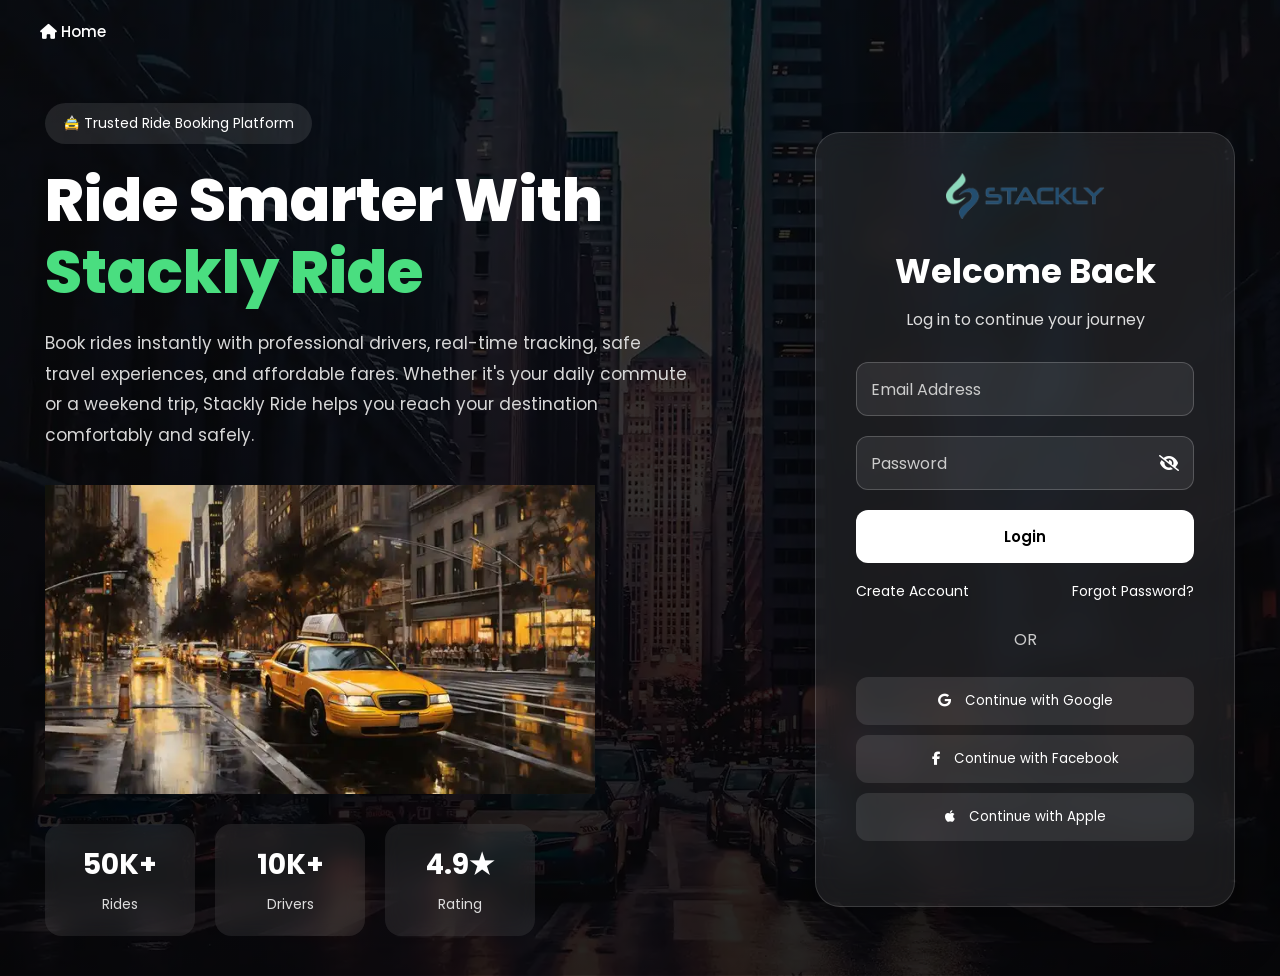
<file: login.html>
<!DOCTYPE html>
<html lang="en">
<head>
<meta charset="UTF-8">
<meta name="viewport" content="width=device-width, initial-scale=1.0">

<title>Stackly Ride Login</title>

<link rel="preconnect" href="https://fonts.googleapis.com">
<link href="https://fonts.googleapis.com/css2?family=Poppins:wght@300;400;500;600;700;800&display=swap" rel="stylesheet">

<link rel="stylesheet"
href="https://cdnjs.cloudflare.com/ajax/libs/font-awesome/6.4.0/css/all.min.css">

<style>

*{
margin:0;
padding:0;
box-sizing:border-box;
font-family:'Poppins',sans-serif;
}

body{
background:#0b0b0b;
min-height:100vh;
overflow-x:hidden;
position:relative;
color:#fff;
}
.login-logo{
    text-align:center;
    margin-bottom:20px;
}

.login-logo img{
    width:120px;
    height:auto;
    object-fit:contain;
    animation:logoFloat 3s ease-in-out infinite;
}
.login-logo img{
    width:160px;
    height:auto;
    object-fit:contain;
    animation:logoFloat 3s ease-in-out infinite;
}
@media(max-width:768px){

.login-logo img{
    width:110px;
}

}

@media(max-width:480px){

.login-logo img{
    width:90px;
}

}

@keyframes logoFloat{
    0%{
        transform:translateY(0);
    }
    50%{
        transform:translateY(-8px);
    }
    100%{
        transform:translateY(0);
    }
}
/* BACKGROUND */

body::before{
content:"";
position:absolute;
width:100%;
height:100%;
top:0;
left:0;
background:
linear-gradient(rgba(0,0,0,.75),
rgba(0,0,0,.85)),
url("./uber1_11zon.webp");
background-size:cover;
background-position:center;
z-index:-2;
}

.bg-circle{
position:absolute;
border-radius:50%;
background:rgba(255,255,255,.05);
backdrop-filter:blur(10px);
animation:float 8s ease-in-out infinite;
}

.circle1{
width:250px;
height:250px;
top:8%;
left:4%;
}

.circle2{
width:180px;
height:180px;
bottom:8%;
right:5%;
animation-delay:2s;
}

@keyframes float{
0%,100%{
transform:translateY(0);
}
50%{
transform:translateY(-25px);
}
}

/* TOP BAR */

.top-bar{
width:100%;
padding:20px 40px;
display:flex;
justify-content:space-between;
align-items:center;
}

.logo-top{
display:flex;
align-items:center;
gap:12px;
font-size:28px;
font-weight:700;
}
.logo-top img{
width:120px;
height:120px;
object-fit:contain;
animation:pulse 3s infinite;
}

.logo-top img{
  width:80px;
height:80px;
object-fit:contain;
animation:pulse 3s infinite;
}

@keyframes pulse{
50%{
transform:scale(1.1);
}
}

.home-btn{
color:#fff;
text-decoration:none;
font-size:15px;
font-weight:500;
}

.home-btn:hover{
opacity:.8;
}

/* MAIN */

.main-container{
width:100%;
min-height:calc(100vh - 90px);
display:flex;
align-items:center;
justify-content:center;
gap:70px;
padding:40px;
}

/* LEFT */

.left-section{
flex:1;
max-width:700px;
animation:leftFade 1s ease;
}

@keyframes leftFade{
from{
opacity:0;
transform:translateX(-50px);
}
to{
opacity:1;
transform:translateX(0);
}
}

.hero-tag{
display:inline-block;
padding:10px 18px;
background:rgba(255,255,255,.1);
border-radius:30px;
margin-bottom:20px;
font-size:14px;
}

.left-section h1{
font-size:60px;
line-height:1.2;
margin-bottom:20px;
font-weight:800;
}

.left-section h1 span{
color:#4ade80;
}

.left-section p{
font-size:17px;
line-height:1.8;
color:#d7d7d7;
margin-bottom:35px;
max-width:650px;
}

.taxi-image{
width:100%;
max-width:550px;
display:block;
animation:taxiFloat 4s ease-in-out infinite;
}

@keyframes taxiFloat{
0%,100%{
transform:translateY(0);
}
50%{
transform:translateY(-15px);
}
}

.stats{
display:flex;
gap:20px;
margin-top:30px;
flex-wrap:wrap;
}

.stat-box{
width:150px;
padding:20px;
background:rgba(255,255,255,.08);
backdrop-filter:blur(10px);
border-radius:16px;
text-align:center;
transition:.4s;
}

.stat-box:hover{
transform:translateY(-8px);
}

.stat-box h2{
font-size:28px;
margin-bottom:5px;
}

.stat-box span{
font-size:14px;
color:#ddd;
}

/* LOGIN */

.login-container{
width:420px;
background:rgba(255,255,255,.08);
backdrop-filter:blur(15px);
padding:40px;
border-radius:25px;
border:1px solid rgba(255,255,255,.15);
box-shadow:0 25px 50px rgba(0,0,0,.4);
animation:rightFade 1s ease;
}

@keyframes rightFade{
from{
opacity:0;
transform:translateX(50px);
}
to{
opacity:1;
transform:translateX(0);
}
}

.login-title{
font-size:34px;
font-weight:700;
text-align:center;
margin-bottom:10px;
}

.login-sub{
text-align:center;
color:#ddd;
margin-bottom:30px;
}

.input-group{
position:relative;
margin-bottom:20px;
}

.input-group input{
width:100%;
padding:16px;
background:rgba(255,255,255,.08);
border:1px solid rgba(255,255,255,.2);
border-radius:12px;
outline:none;
color:#fff;
}

.input-group label{
position:absolute;
left:15px;
top:15px;
color:#ccc;
transition:.3s;
pointer-events:none;
}

.input-group input:focus ~ label,
.input-group input:valid ~ label{
top:-10px;
font-size:12px;
background:#111;
padding:0 8px;
border-radius:5px;
}

.eye-icon{
position:absolute;
right:15px;
top:50%;
transform:translateY(-50%);
cursor:pointer;
}

.login-btn{
width:100%;
padding:15px;
border:none;
border-radius:12px;
background:#fff;
color:#000;
font-weight:600;
font-size:15px;
cursor:pointer;
transition:.4s;
}

.login-btn:hover{
transform:translateY(-3px);
}

.extra-links{
display:flex;
justify-content:space-between;
margin:18px 0;
}

.extra-links a{
color:#fff;
text-decoration:none;
font-size:14px;
}

.or{
text-align:center;
margin:25px 0;
color:#ccc;
}

.social-btn{
width:100%;
padding:14px;
margin-bottom:10px;
border:none;
border-radius:12px;
background:rgba(255,255,255,.1);
color:#fff;
cursor:pointer;
transition:.3s;
}

.social-btn:hover{
background:#fff;
color:#000;
}

.social-btn i{
margin-right:10px;
}

/* RESPONSIVE */

@media(max-width:1200px){

.main-container{
gap:40px;
}

.left-section h1{
font-size:48px;
}

}

@media(max-width:1024px){

.main-container{
flex-direction:column;
text-align:center;
}

.left-section{
max-width:100%;
}

.stats{
justify-content:center;
}

.login-container{
width:100%;
max-width:500px;
}

.taxi-image{
margin:auto;
}

}

@media(max-width:768px){

.top-bar{
padding:15px 20px;
}

.left-section h1{
font-size:38px;
}

.left-section p{
font-size:15px;
}

.login-container{
padding:30px 25px;
}

.stat-box{
width:130px;
}

}

@media(max-width:480px){

.main-container{
padding:20px;
}

.left-section h1{
font-size:30px;
}

.login-title{
font-size:28px;
}

.login-container{
padding:25px 20px;
}

.stat-box{
width:100%;
}

}
#error{
    color:#ff4d4d;
    font-size:14px;
    font-weight:500;
    text-align:center;
    margin-top:15px;
}
</style>
</head>
<body>

<!-- <div class="bg-circle circle1"></div>
<div class="bg-circle circle2"></div> -->

<div class="top-bar">

<a href="index.html" class="home-btn">
<i class="fa-solid fa-house"></i> Home
</a>

</div>

<div class="main-container">

<div class="left-section">

<div class="hero-tag">
🚖 Trusted Ride Booking Platform
</div>

<h1>
Ride Smarter With
<span>Stackly Ride</span>
</h1>

<p>
Book rides instantly with professional drivers, real-time tracking,
safe travel experiences, and affordable fares. Whether it's your daily
commute or a weekend trip, Stackly Ride helps you reach your destination
comfortably and safely.
</p>

<img
class="taxi-image"
src="./taxi.webp"
alt="Taxi">

<div class="stats">

<div class="stat-box">
<h2>50K+</h2>
<span>Rides</span>
</div>

<div class="stat-box">
<h2>10K+</h2>
<span>Drivers</span>
</div>

<div class="stat-box">
<h2>4.9★</h2>
<span>Rating</span>
</div>

</div>

</div>

<div class="login-container">

  <div class="login-logo">
      <img src="./logo.webp" alt="Stackly Ride Logo">
  </div>
  
  <div class="login-title">Welcome Back</div>
  
  <div class="login-sub">
  Log in to continue your journey
  </div>

<div class="input-group">
<input type="email" id="email" required>
<label>Email Address</label>
</div>

<div class="input-group">
<input type="password" id="password" required>
<label>Password</label>

<i class="fa-solid fa-eye-slash eye-icon"
onclick="togglePassword()"></i>
</div>

<button class="login-btn" onclick="validateLogin()">
Login
</button>


<div class="extra-links">
<a href="./signup.html">Create Account</a>
<a href="./404.html">Forgot Password?</a>
</div>

<div class="or">OR</div>

<button class="social-btn" onclick="window.location.href='404.html'">
  <i class="fab fa-google"></i>
  Continue with Google
</button>

<button class="social-btn" onclick="window.location.href='404.html'">
<i class="fab fa-facebook-f"></i>
Continue with Facebook
</button>

<button class="social-btn">
<i class="fab fa-apple"></i>
Continue with Apple
</button>

<p id="error" style="margin-top:15px;color:#ff7676;"></p>

</div>

</div>

<script>

  function togglePassword(){
  
  const pass=document.getElementById("password");
  const icon=document.querySelector(".eye-icon");
  
  if(pass.type==="password"){
      pass.type="text";
      icon.classList.replace("fa-eye-slash","fa-eye");
  }else{
      pass.type="password";
      icon.classList.replace("fa-eye","fa-eye-slash");
  }
  
  }
  
  function validateLogin(){
  
  let email=document.getElementById("email").value.trim();
  let password=document.getElementById("password").value.trim();
  let error=document.getElementById("error");
  
  if(email === "" || password === ""){
  
      error.innerHTML = "Please fill the details correctly";
      error.style.color = "#ff4d4d";
  
      document.getElementById("email").style.border =
      "2px solid #ff4d4d";
  
      document.getElementById("password").style.border =
      "2px solid #ff4d4d";
  
      return;
  }
  
  document.getElementById("email").style.border =
  "2px solid #22c55e";
  
  document.getElementById("password").style.border =
  "2px solid #22c55e";
  
  error.innerHTML = "";
  
  setTimeout(() => {
      window.location.href = "404.html";
  }, 500);
  
  }
  
  </script>

</body>
</html>
</file>
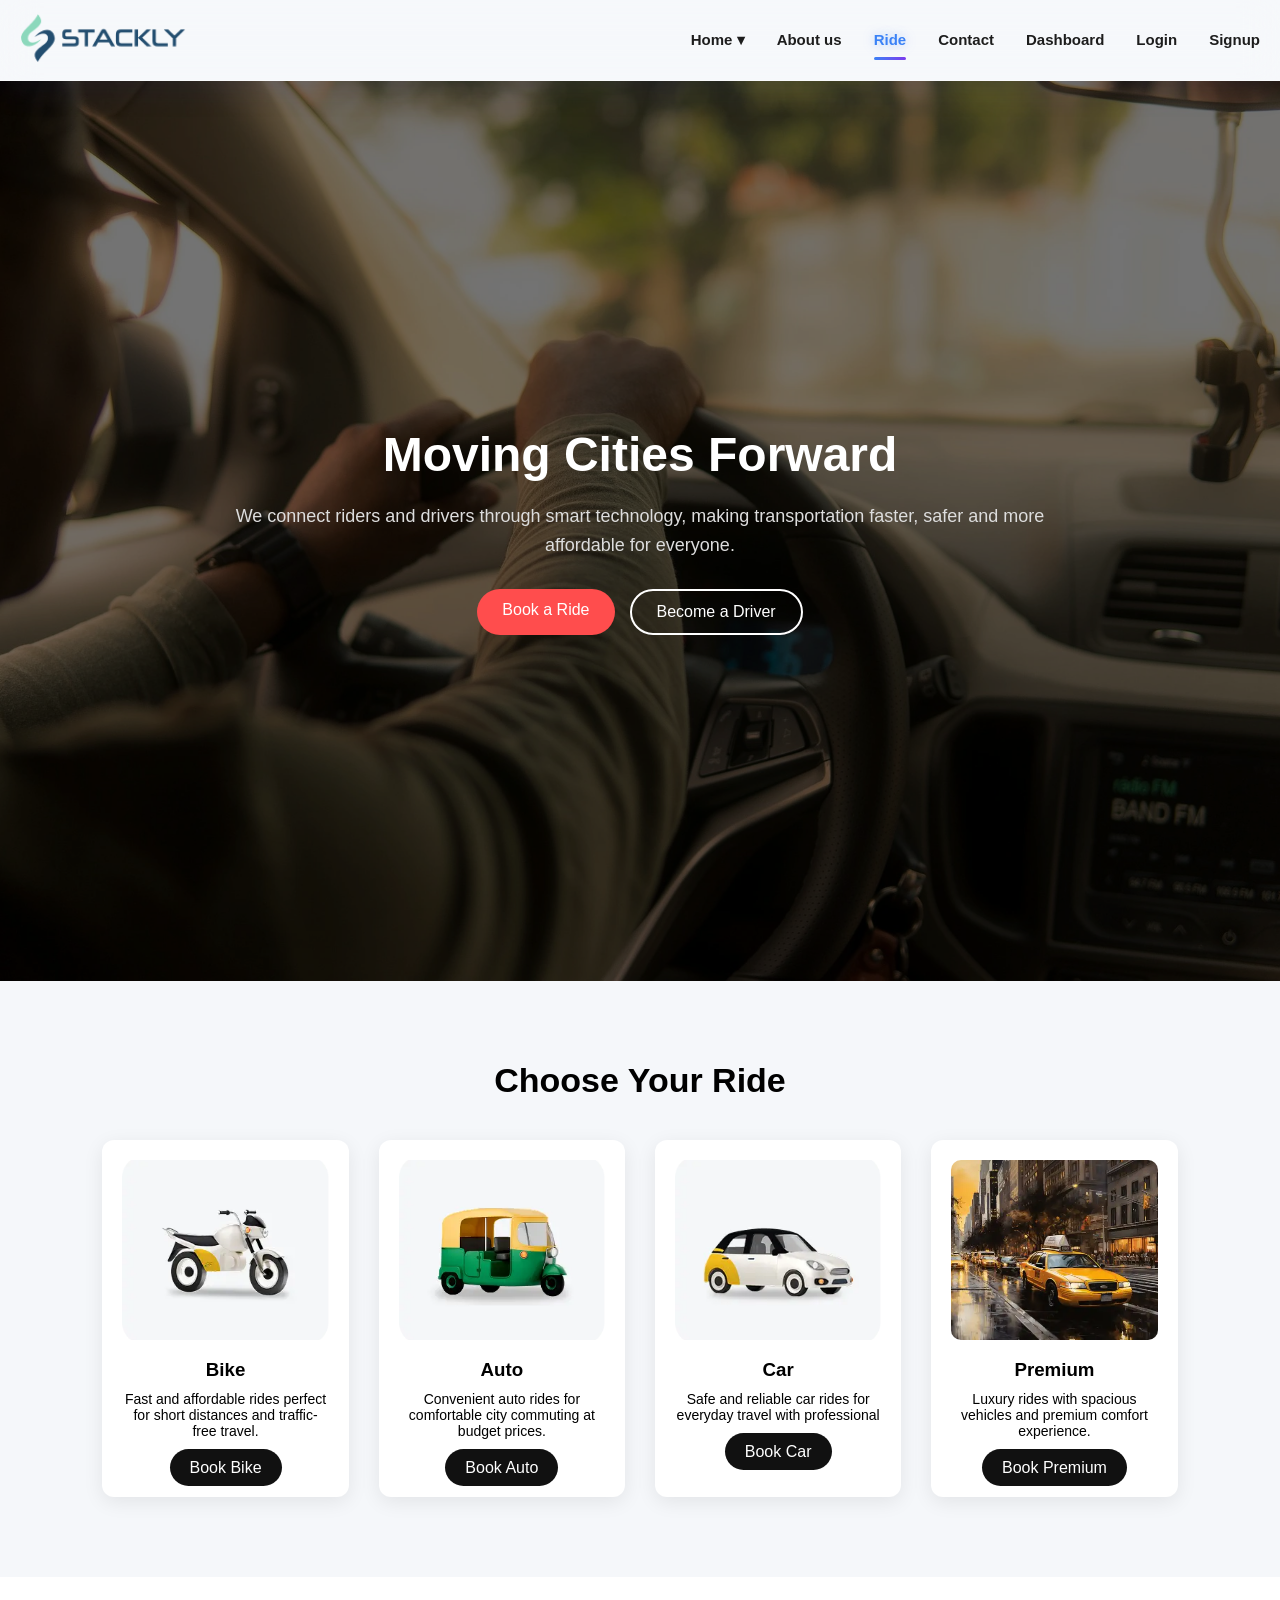
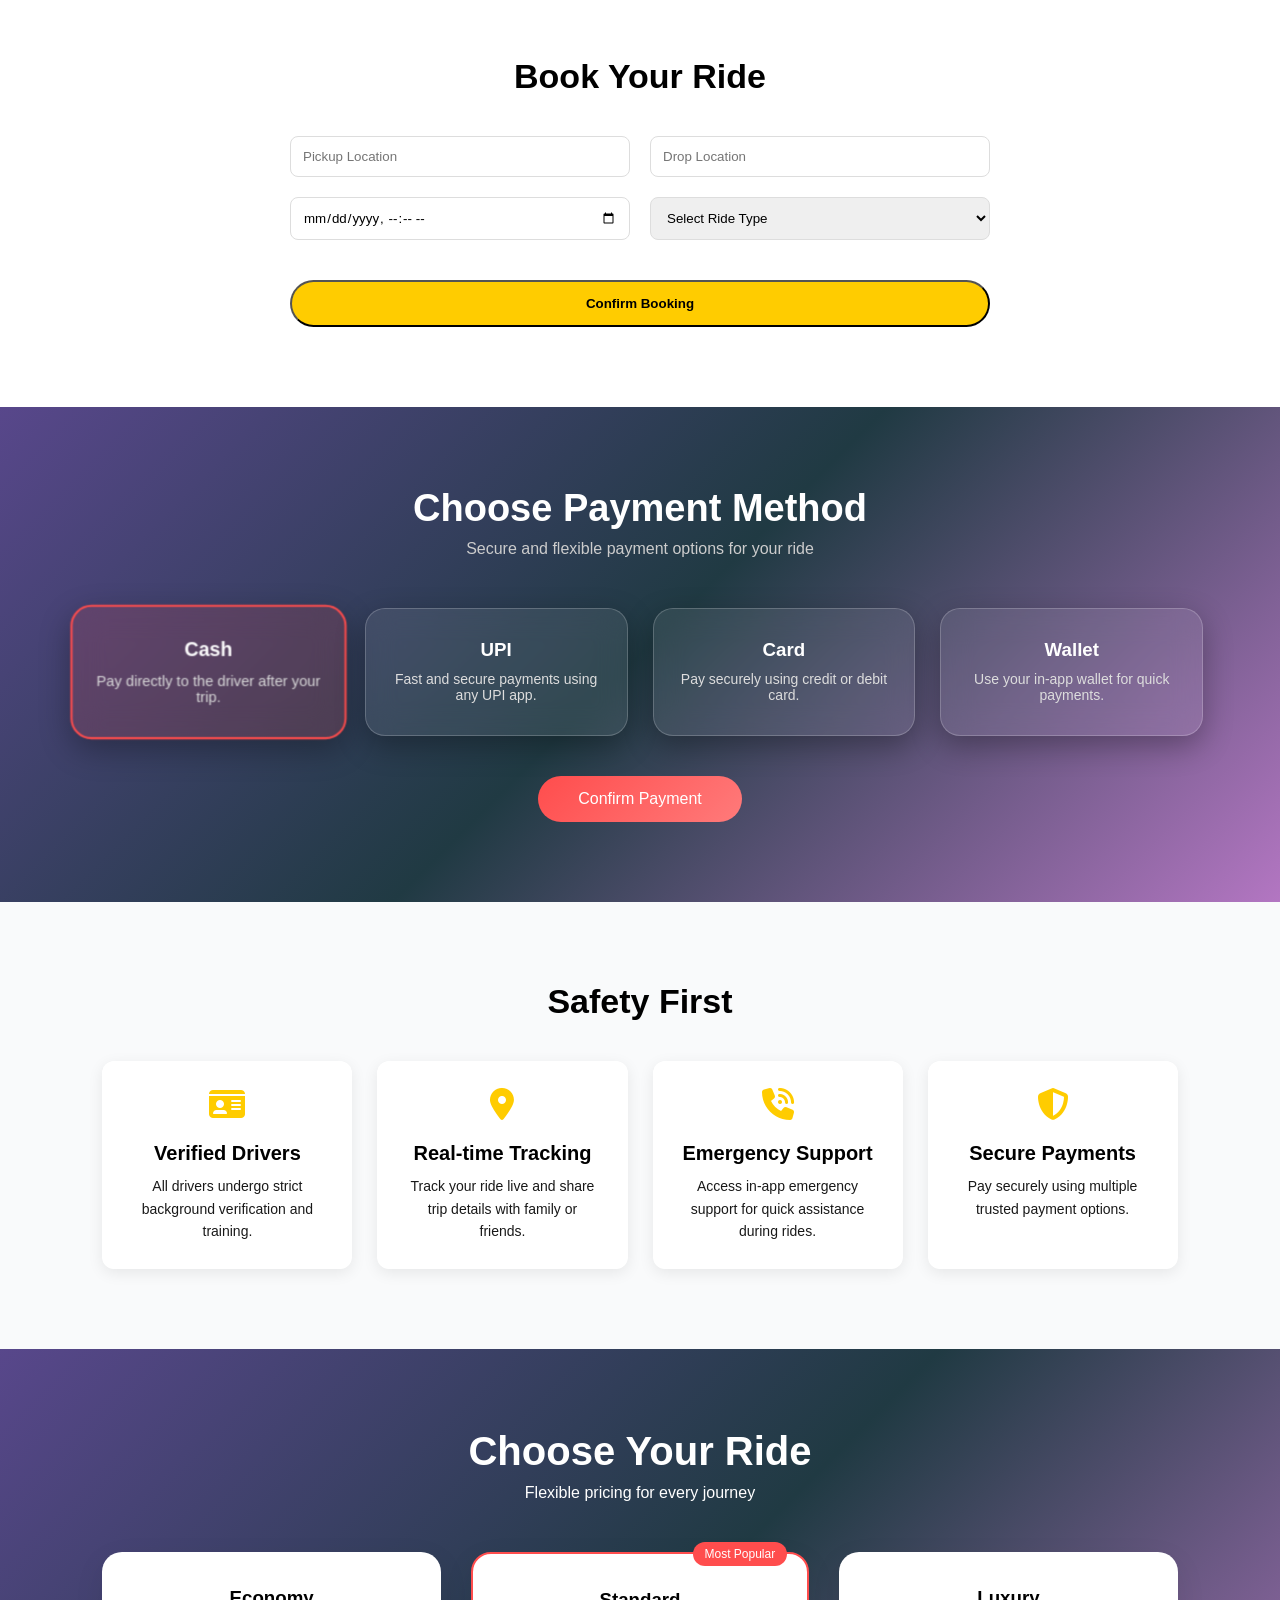
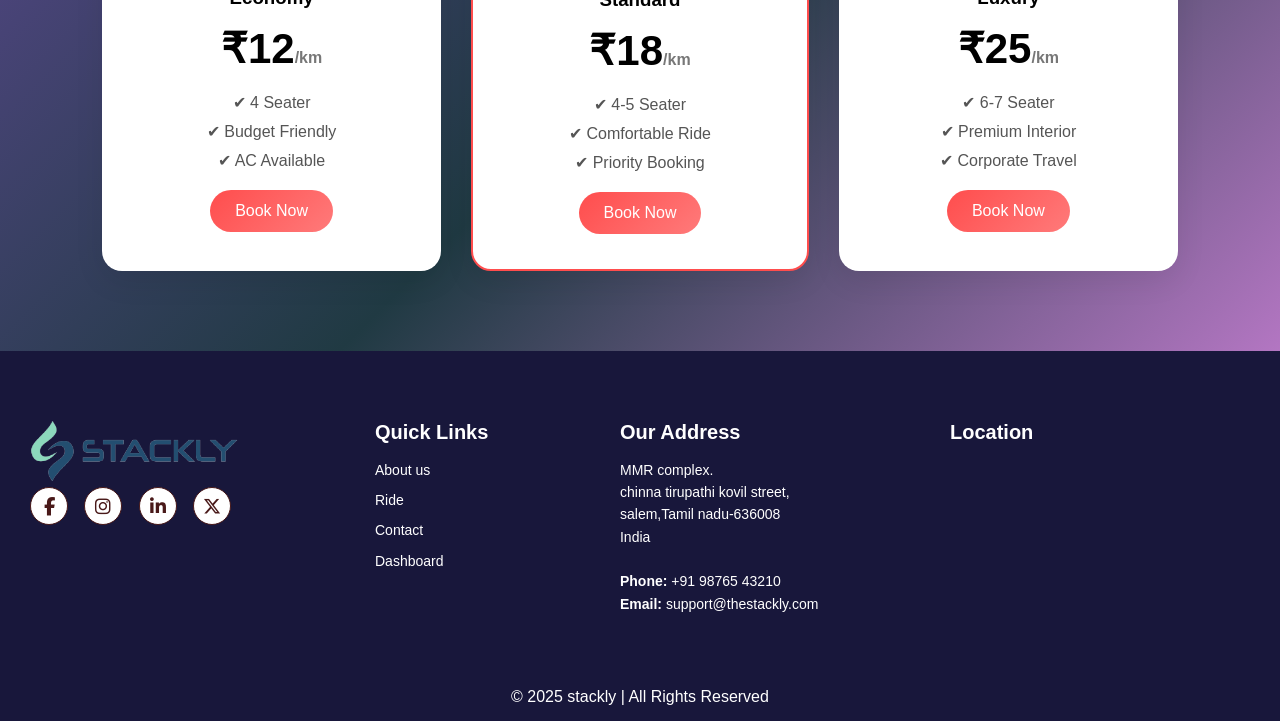
<file: ride.html>
<!DOCTYPE html>
<html lang="en">
<head>
<meta charset="UTF-8">
<meta name="viewport" content="width=device-width, initial-scale=1.0">
<link rel="stylesheet" href="style.css">
<link rel="stylesheet" href="https://unpkg.com/aos@2.3.4/dist/aos.css"/>
<link rel="stylesheet" href="https://cdnjs.cloudflare.com/ajax/libs/font-awesome/6.5.0/css/all.min.css">

<title>Stackly Ride </title>

</head>


<body>
    

<header class="header" id="header">

<div class="nav-container">

<!-- STACKLY LOGO -->

<div class="logo">
    <a href="./index.html">
<img src="./logo.webp" alt="Stackly Logo"></a>
</div>

<div class="menu-toggle" id="menuToggle">☰</div>

<ul class="nav-menu" id="navMenu">

<li class="dropdown">

<a href="./index.html" >Home ▾</a>

<div class="dropdown-menu">
<a href="./index.html">Home 1</a>
<a href="./home2.html">Home 2</a>
</div>

</li>

<li><a href="./about.html">About us</a></li>
<li><a href="./ride.html" class="active" >Ride</a></li>
<li><a href="./contact.html">Contact</a></li>
<li><a href="./dashboard.html">Dashboard</a></li>
<li><a href="./login.html">Login</a></li>
<li><a href="./signup.html">Signup</a></li>
<!-- <li class="nav-buttons">


<a href="login.html" class="login-btn">Login</a>
<a href="signup.html" class="signup-btn">Sign Up</a> -->

</li>

</ul>

</div>

</header>



<body>



    
    
    <section class="abt-hero">

        <div class="abt-overlay"></div>
      
        <!-- HERO CONTENT SLIDER -->
        <div class="abt-content-slider">
      
          <div class="abt-slide active">
            <h1>Moving Cities Forward</h1>
            <p>
              We connect riders and drivers through smart technology,
              making transportation faster, safer and more affordable
              for everyone.
            </p>
      
            <div class="abt-buttons">
              <a href="./404.html" class="abt-btn">Book a Ride</a>
              <a href="./404.html" class="abt-btn-outline">Become a Driver</a>
            </div>
          </div>
      
          <div class="abt-slide">
            <h1>Reliable Transportation</h1>
            <p>
              Our platform ensures quick pickups, transparent pricing
              and seamless ride experiences across cities.
            </p>
      
            <div class="abt-buttons">
              <a href="./404.html" class="abt-btn">Book a ride</a>
            </div>
          </div>
      
          <div class="abt-slide">
            <h1>Empowering Drivers</h1>
            <p>
              Thousands of drivers earn flexible income with our
              platform while providing safe transportation to riders.
            </p>
      
            <div class="abt-buttons">
              <a href="./404.html" class="abt-btn">View pricing</a>
            </div>
          </div>
      
        </div>
      
      </section>
    
      <style>
        /* RESET */
    * {
      margin: 0;
      padding: 0;
      box-sizing: border-box;
      font-family: 'Poppins', sans-serif;
    }
    
    /* HERO SECTION */
    .abt-hero {
      position: relative;
      width: 100%;
      height: 100vh;
      background: url('./uu2.webp') no-repeat center center/cover;
      display: flex;
      align-items: center;
      justify-content: center;
      overflow: hidden;
    }
    
    /* DARK OVERLAY */
    .abt-overlay {
      position: absolute;
      width: 100%;
      height: 100%;
      background: rgba(0,0,0,0.55);
      z-index: 1;
    }
    
    /* CONTENT */
    .abt-content-slider {
      position: relative;
      z-index: 2;
      text-align: center;
      max-width: 900px;
      padding: 20px;
    }
    
    /* SLIDES */
    .abt-slide {
      display: none;
      animation: fade 1s ease-in-out;
    }
    
    .abt-slide.active {
      display: block;
    }
    
    /* TEXT */
    .abt-slide h1 {
      font-size: 48px;
      color: #fff;
      margin-bottom: 20px;
      font-weight: 700;
    }
    
    .abt-slide p {
      font-size: 18px;
      color: #ddd;
      line-height: 1.6;
      margin-bottom: 30px;
    }
    
    /* BUTTONS */
    .abt-buttons {
      display: flex;
      justify-content: center;
      gap: 15px;
      flex-wrap: wrap;
    }
    
    .abt-btn,
    .abt-btn-outline {
      padding: 12px 25px;
      border-radius: 30px;
      text-decoration: none;
      font-weight: 500;
      transition: 0.3s ease;
    }
    
    .abt-btn {
      background: #ff4d4d;
      color: #fff;
    }
    
    .abt-btn:hover {
      background: #e63c3c;
    }
    
    .abt-btn-outline {
      border: 2px solid #fff;
      color: #fff;
    }
    
    .abt-btn-outline:hover {
      background: #fff;
      color: #000;
    }
    
    /* ANIMATION */
    @keyframes fade {
      from { opacity: 0; transform: translateY(20px); }
      to { opacity: 1; transform: translateY(0); }
    }
    
    /* ------------------- */
    /* RESPONSIVE DESIGN */
    /* ------------------- */
    
    /* TABLET */
    @media (max-width: 992px) {
      .abt-slide h1 {
        font-size: 36px;
      }
    
      .abt-slide p {
        font-size: 16px;
      }
    }
    
    /* MOBILE */
    @media (max-width: 600px) {
      .abt-hero {
        height: 90vh;
      }
    
      .abt-slide h1 {
        font-size: 28px;
      }
    
      .abt-slide p {
        font-size: 14px;
      }
    
      .abt-buttons {
        flex-direction: column;
        gap: 10px;
      }
    
      .abt-btn,
      .abt-btn-outline {
        width: 100%;
      }
    }
      </style>
    
    
    
    

<section class="rds-services">

    <h2 class="rds-title">Choose Your Ride</h2>
    
    <div class="rds-card-grid">
    
    <div class="rds-card">
    <img src="./bike .webp">
    <h3>Bike</h3>
    <p>Fast and affordable rides perfect for short distances and traffic-free travel.</p>
    <a href="404.html" class="rds-btn">Book Bike</a>
    </div>
    
    <div class="rds-card">
    <img src="./auto.webp">
    <h3>Auto</h3>
    <p>Convenient auto rides for comfortable city commuting at budget prices.</p>
    <a href="404.html" class="rds-btn">Book Auto</a>
    </div>
    
    <div class="rds-card">
    <img src="./cab .webp">
    <h3>Car</h3>
    <p>Safe and reliable car rides for everyday travel with professional</p>
    <a href="404.html" class="rds-btn">Book Car</a>
    </div>
    
    <div class="rds-card">
    <img src="./taxi.webp">
    <h3>Premium</h3>
    <p>Luxury rides with spacious vehicles and premium comfort experience.</p>
    <a href="404.html" class="rds-btn">Book Premium</a>
    </div>
    
    </div>
    
    </section>
    
    
    <!-- BOOKING FORM -->
    
    <section class="rds-booking">

        <h2 class="rds-title">Book Your Ride</h2>
        
        <form class="rds-form" id="rideForm">
        
        <input type="text" id="pickup" placeholder="Pickup Location">
        
        <input type="text" id="drop" placeholder="Drop Location">
        
        <input type="datetime-local" id="date">
        
        <select id="rideType">
        <option value="">Select Ride Type</option>
        <option>Bike</option>
        <option>Auto</option>
        <option>Car</option>
        <option>Premium</option>
        </select>
        
        <p id="formMsg" class="rds-error"></p>
        
        <button type="submit" class="rds-book-btn">Confirm Booking</button>
        
        </form>
        
        </section>
    


        <section class="payx-section">

            <h2 class="payx-heading">Choose Payment Method</h2>
            <p class="payx-subtitle">Secure and flexible payment options for your ride</p>
          
            <div class="payx-container">
          
              <div class="payx-card active">
                <i class="ri-wallet-3-line"></i>
                <h3>Cash</h3>
                <p>Pay directly to the driver after your trip.</p>
              </div>
          
              <div class="payx-card">
                <i class="ri-smartphone-line"></i>
                <h3>UPI</h3>
                <p>Fast and secure payments using any UPI app.</p>
              </div>
          
              <div class="payx-card">
                <i class="ri-bank-card-line"></i>
                <h3>Card</h3>
                <p>Pay securely using credit or debit card.</p>
              </div>
          
              <div class="payx-card">
                <i class="ri-secure-payment-line"></i>
                <h3>Wallet</h3>
                <p>Use your in-app wallet for quick payments.</p>
              </div>
          
            </div>
          
            <button class="payx-btn" onclick="payxGo404()">Confirm Payment</button>
          
          </section>

          <style>
            /* ===== PAYX SECTION ===== */
.payx-section {
  padding: 80px 6%;
  background: linear-gradient(135deg, #58478b, #203a43, #b376c2);

  text-align: center;
}

/* HEADINGS */
.payx-heading {
  font-size: 38px;
  color: #fff;
}

.payx-subtitle {
  color: #ccc;
  margin: 10px 0 50px;
}

/* GRID */
.payx-container {
  display: grid;
  grid-template-columns: repeat(4, 1fr);
  gap: 25px;
  margin-bottom: 40px;
}

/* CARD */
.payx-card {
  padding: 30px 20px;
  border-radius: 20px;
  cursor: pointer;
  transition: 0.4s;
  position: relative;

  /* GLASS */
  background: rgba(255,255,255,0.08);
  backdrop-filter: blur(15px);
  border: 1px solid rgba(255,255,255,0.2);

  color: #fff;

  box-shadow: 0 10px 30px rgba(0,0,0,0.3);
}

/* ICON */
.payx-card i {
  font-size: 34px;
  color: #ff7a7a;
  margin-bottom: 15px;
}

/* TEXT */
.payx-card h3 {
  margin-bottom: 10px;
}

.payx-card p {
  font-size: 14px;
  color: #ddd;
}

/* HOVER */
.payx-card:hover {
  transform: translateY(-10px) scale(1.03);
  box-shadow: 0 15px 40px rgba(0,0,0,0.4);
}

/* ACTIVE */
.payx-card.active {
  border: 2px solid #ff4d4d;
  background: rgba(255, 77, 77, 0.15);
  transform: scale(1.05);
}

/* BUTTON */
.payx-btn {
  padding: 14px 40px;
  border-radius: 50px;
  border: none;
  background: linear-gradient(135deg, #ff4d4d, #ff7a7a);
  color: #fff;
  font-size: 16px;
  cursor: pointer;
  transition: 0.3s;
}

.payx-btn:hover {
  transform: scale(1.08);
}

/* ================= */
/* RESPONSIVE */
/* ================= */

/* LAPTOP */
@media (max-width: 1200px) {
  .payx-container {
    grid-template-columns: repeat(2, 1fr);
  }
}

/* TABLET */
@media (max-width: 768px) {
  .payx-heading {
    font-size: 28px;
  }

  .payx-container {
    grid-template-columns: 1fr;
  }
}

/* MOBILE */
@media (max-width: 480px) {
  .payx-section {
    padding: 50px 5%;
  }

  .payx-heading {
    font-size: 22px;
  }

  .payx-btn {
    width: 100%;
  }
}
          </style>

          <script>

/* SELECT CARD */
const payxCards = document.querySelectorAll(".payx-card");

payxCards.forEach(card => {
  card.addEventListener("click", () => {
    payxCards.forEach(c => c.classList.remove("active"));
    card.classList.add("active");
  });
});

/* REDIRECT */
function payxGo404() {
  window.location.href = "404.html";
}

</script>

    <!-- SAFETY SECTION -->
    
    <section class="rds-safety">

        <h2 class="rds-title">Safety First</h2>
        
        <div class="rds-safety-grid">
        
        <div class="rds-safe-card">
        
        <div class="rds-icon">
        <i class="fa-solid fa-id-card"></i>
        </div>
        
        <h3>Verified Drivers</h3>
        <p>All drivers undergo strict background verification and training.</p>
        
        </div>
        
        
        <div class="rds-safe-card">
        
        <div class="rds-icon">
        <i class="fa-solid fa-location-dot"></i>
        </div>
        
        <h3>Real-time Tracking</h3>
        <p>Track your ride live and share trip details with family or friends.</p>
        
        </div>
        
        
        <div class="rds-safe-card">
        
        <div class="rds-icon">
        <i class="fa-solid fa-phone-volume"></i>
        </div>
        
        <h3>Emergency Support</h3>
        <p>Access in-app emergency support for quick assistance during rides.</p>
        
        </div>
        
        
        <div class="rds-safe-card">
        
        <div class="rds-icon">
        <i class="fa-solid fa-shield-halved"></i>
        </div>
        
        <h3>Secure Payments</h3>
        <p>Pay securely using multiple trusted payment options.</p>
        
        </div>
        
        </div>
        
        </section>

        <style>
            /* SAFETY SECTION */

.rds-safety{
padding:90px 8%;
background:linear-gradient(135deg,#0f172a,#1e293b);
color: black;
}

/* TITLE */

.rds-title{
text-align:center;
font-size:34px;
margin-bottom:50px;
}

/* GRID */

.rds-safety-grid{
display:grid;
grid-template-columns:repeat(4,1fr);
gap:30px;
}

/* GLASS CARD */

.rds-safe-card{
background:rgba(255,255,255,0.08);
backdrop-filter:blur(12px);
-webkit-backdrop-filter:blur(12px);
border:1px solid rgba(255,255,255,0.15);
border-radius:16px;
padding:35px 25px;
text-align:center;
transition:0.35s;
}

/* ICON */

.rds-icon{
font-size:32px;
margin-bottom:18px;
color:#ffcc00;
}

/* TEXT */

.rds-safe-card h3{
font-size:20px;
margin-bottom:10px;
}

.rds-safe-card p{
font-size:14px;
line-height:1.6;
opacity:0.9;
}

/* HOVER */

.rds-safe-card:hover{
transform:translateY(-8px);
background:rgba(255,255,255,0.12);
box-shadow:0 10px 30px rgba(0,0,0,0.25);
}

/* ================= */
/* RESPONSIVE */
/* ================= */

/* LAPTOP */

@media(max-width:1200px){

.rds-safety-grid{
grid-template-columns:repeat(3,1fr);
}

}


/* TABLET */

@media(max-width:992px){

.rds-safety-grid{
grid-template-columns:repeat(2,1fr);
}

.rds-title{
font-size:30px;
}

}


/* MOBILE */

@media(max-width:600px){

.rds-safety{
padding:70px 6%;
}

.rds-safety-grid{
grid-template-columns:1fr;
}

.rds-title{
font-size:26px;
}

.rds-safe-card{
padding:28px 20px;
}

.rds-icon{
font-size:28px;
}

}
        </style>

    <style>
        *{
            .rds-error{
color:red;
font-size:14px;
grid-column:span 2;
text-align:center;
}
margin:0;
padding:0;
box-sizing:border-box;
font-family:Arial, Helvetica, sans-serif;
}

body{
background:#f5f7fa;
}

/* TITLES */

.rds-title{
text-align:center;
font-size:34px;
margin-bottom:40px;
}

/* SERVICES */

.rds-services{
padding:80px 8%;
}

.rds-card-grid{
display:grid;
grid-template-columns:repeat(4,1fr);
gap:30px;
}

.rds-card{
background:white;
border-radius:12px;
padding:20px;
text-align:center;
box-shadow:0 5px 20px rgba(0,0,0,0.08);
transition:0.3s;
}

.rds-card:hover{
transform:translateY(-8px);
}

.rds-card img{
width:100%;
height:180px;
object-fit:cover;
border-radius:10px;
margin-bottom:15px;
}

.rds-card h3{
margin-bottom:10px;
}

.rds-card p{
font-size:14px;
margin-bottom:20px;
}

.rds-btn{
background:#111;
color:white;
padding:10px 20px;
border-radius:25px;
text-decoration:none;
}

/* BOOKING */

.rds-booking{
padding:80px 8%;
background:#fff;
}

.rds-form{
max-width:700px;
margin:auto;
display:grid;
grid-template-columns:repeat(2,1fr);
gap:20px;
}

.rds-form input,
.rds-form select{
padding:12px;
border:1px solid #ddd;
border-radius:8px;
}

.rds-book-btn{
grid-column:span 2;
background:#ffcc00;
padding:14px;
text-align:center;
border-radius:30px;
text-decoration:none;
font-weight:bold;
color:black;
}

/* SAFETY */

.rds-safety{
padding:80px 8%;
background:#f9fafb;
}

.rds-safety-grid{
display:grid;
grid-template-columns:repeat(4,1fr);
gap:25px;
}

.rds-safe-card{
background:white;
padding:25px;
border-radius:12px;
box-shadow:0 4px 15px rgba(0,0,0,0.08);
text-align:center;
}

.rds-safe-card h3{
margin-bottom:10px;
}

/* ===================== */
/* RESPONSIVE MEDIA QUERY */
/* ===================== */


/* LAPTOP */

@media(max-width:1200px){

.rds-card-grid{
grid-template-columns:repeat(3,1fr);
}

.rds-safety-grid{
grid-template-columns:repeat(3,1fr);
}

}


/* TABLET */

@media(max-width:992px){

.rds-card-grid{
grid-template-columns:repeat(2,1fr);
}

.rds-safety-grid{
grid-template-columns:repeat(2,1fr);
}

.rds-form{
grid-template-columns:1fr;
}

.rds-book-btn{
grid-column:span 1;
}

}


/* MOBILE */

@media(max-width:600px){

.rds-services,
.rds-booking,
.rds-safety{
padding:60px 6%;
}

.rds-card-grid{
grid-template-columns:1fr;
}

.rds-safety-grid{
grid-template-columns:1fr;
}

.rds-title{
font-size:26px;
}

}
        </style>

<script>
    document.getElementById("rideForm").addEventListener("submit", function(e){

e.preventDefault();

let pickup = document.getElementById("pickup").value.trim();
let drop = document.getElementById("drop").value.trim();
let date = document.getElementById("date").value.trim();
let ride = document.getElementById("rideType").value.trim();

let msg = document.getElementById("formMsg");

if(pickup === "" || drop === "" || date === "" || ride === ""){
msg.innerText = "Please fill all details";
}
else{
msg.innerText = "";
window.location.href = "404.html";
}

});
</script>







<section class="pricing-section">

    <h2 class="pricing-heading">Choose Your Ride</h2>
    <p class="pricing-subtitle">Flexible pricing for every journey</p>
  
    <div class="pricing-container">
  
      <!-- ECONOMY -->
      <div class="pricing-card card-left">
        <h3>Economy</h3>
        <h1>₹12<span>/km</span></h1>
        <ul>
          <li>✔ 4 Seater</li>
          <li>✔ Budget Friendly</li>
          <li>✔ AC Available</li>
        </ul>
        <a href="404.html" class="price-btn">Book Now</a>
      </div>
  
      <!-- STANDARD -->
      <div class="pricing-card popular card-bottom">
        <div class="badge">Most Popular</div>
        <h3>Standard</h3>
        <h1>₹18<span>/km</span></h1>
        <ul>
          <li>✔ 4-5 Seater</li>
          <li>✔ Comfortable Ride</li>
          <li>✔ Priority Booking</li>
        </ul>
        <a href="404.html" class="price-btn">Book Now</a>
      </div>
  
      <!-- LUXURY -->
      <div class="pricing-card card-right">
        <h3>Luxury</h3>
        <h1>₹25<span>/km</span></h1>
        <ul>
          <li>✔ 6-7 Seater</li>
          <li>✔ Premium Interior</li>
          <li>✔ Corporate Travel</li>
        </ul>
        <a href="404.html" class="price-btn">Book Now</a>
      </div>
  
    </div>
  
  </section>

  <style>
    /* SECTION */
.pricing-section {
  padding: 80px 8%;
  background: linear-gradient(135deg, #58478b, #203a43, #b376c2);

  text-align: center;
}

/* HEADING */
.pricing-heading {
    color:white;
  font-size: 40px;
  margin-bottom: 10px;
}

.pricing-subtitle {
  color: white;
  margin-bottom: 50px;
}

/* GRID */
.pricing-container {
  display: grid;
  grid-template-columns: repeat(3, 1fr);
  gap: 30px;
}

/* CARD */
.pricing-card {
  background: #fff;
  padding: 35px 25px;
  border-radius: 20px;
  box-shadow: 0 10px 30px rgba(0,0,0,0.08);
  transition: 0.4s;
  position: relative;

  /* animation base */
  opacity: 0;
}

/* HOVER */
.pricing-card:hover {
  transform: translateY(-12px) scale(1.03);
}

/* POPULAR CARD */
.popular {
  border: 2px solid #ff4d4d;
}

/* BADGE */
.badge {
  position: absolute;
  top: -12px;
  right: 20px;
  background: #ff4d4d;
  color: #fff;
  padding: 5px 12px;
  font-size: 12px;
  border-radius: 20px;
}

/* PRICE */
.pricing-card h1 {
  font-size: 42px;
  margin: 15px 0;
}

.pricing-card span {
  font-size: 16px;
  color: #777;
}

/* LIST */
.pricing-card ul {
  list-style: none;
  margin: 20px 0;
}

.pricing-card li {
  margin-bottom: 10px;
  color: #555;
}

/* BUTTON */
.price-btn {
  display: inline-block;
  padding: 12px 25px;
  border-radius: 50px;
  background: linear-gradient(135deg, #ff4d4d, #ff7a7a);
  color: #fff;
  text-decoration: none;
  transition: 0.3s;
}

.price-btn:hover {
  transform: scale(1.05);
}

/* ================= */
/* ANIMATIONS */
/* ================= */

/* Directions */
.card-left {
  transform: translateX(-120px);
}

.card-right {
  transform: translateX(120px);
}

.card-bottom {
  transform: translateY(120px);
}

/* ACTIVE */
.card-show {
  opacity: 1;
  transform: translate(0);
  transition: all 0.8s ease;
}

/* ================= */
/* RESPONSIVE */
/* ================= */

/* LAPTOP */
@media (max-width: 1200px) {
  .pricing-container {
    grid-template-columns: repeat(2, 1fr);
  }
}

/* TABLET */
@media (max-width: 768px) {
  .pricing-container {
    grid-template-columns: 1fr;
  }

  .pricing-heading {
    font-size: 30px;
  }
}

/* MOBILE */
@media (max-width: 480px) {
  .pricing-section {
    padding: 50px 5%;
  }

  .pricing-heading {
    font-size: 24px;
  }

  .pricing-card h1 {
    font-size: 32px;
  }
}
  </style>

<script>
    const cards = document.querySelectorAll(".pricing-card");
    
    function showPricing() {
      const trigger = window.innerHeight * 0.85;
    
      cards.forEach((card, index) => {
        const top = card.getBoundingClientRect().top;
    
        if (top < trigger) {
          setTimeout(() => {
            card.classList.add("card-show");
          }, index * 200); // stagger effect
        }
      });
    }
    
    window.addEventListener("scroll", showPricing);
    window.addEventListener("load", showPricing);
    </script>

<!-- <footer> -->
    <footer class="footer">
        <div class="footer-container">
    
            <!-- Logo / About -->
            <div class="footer-box">
              <a href="./index.html">
                <img src="./logo.webp" alt="Stackly Logo" class="footer-logo"  style="height:60px;"></a>
   
               
                <!-- <p>We deliver secure, scalable and innovative IT services for global businesses.</p><br> -->
    
                <!-- Social Icons -->
                <div class="footer-social">
                    <a href="./404.html"><i class="fa-brands fa-facebook-f"></i></a>
                    <a href="./404.html"><i class="fa-brands fa-instagram"></i></a>
                    <a href="./404.html"><i class="fa-brands fa-linkedin-in"></i></a>
                    <a href="./404.html"><i class="fa-brands fa-x-twitter"></i></a>
                </div>
            </div>
    
            <!-- Quick Links -->
            <div class="footer-box">
                <h3>Quick Links</h3>
                <ul>
                    <li><a href="./about.html">About us</a></li>
                      <li><a href="./ride.html">Ride</a></li>
                       <li><a href="./contact.html">Contact</a></li>
                         <li><a href="./dashboard.html">Dashboard</a></li>

                </ul>
            </div>
    
            <!-- Address -->
            <div class="footer-box">
                <h3>Our Address</h3>
                <p>
                    MMR complex.<br>
                    chinna tirupathi kovil street,<br>
                    salem,Tamil nadu-636008<br>
                    <!-- Bengaluru, Karnataka – 560066<br> -->
                    India<br><br>
    
                    <strong>Phone:</strong> +91 98765 43210<br>
                    <strong>Email:</strong> support@thestackly.com
                </p>
            </div>
    
            <!-- Google Map -->
            <div class="footer-box">
                <h3>Location</h3>
                <iframe 
                src="https://www.google.com/maps?q=Salem%20Tamil%20Nadu&output=embed"
                    allowfullscreen="" 
                    loading="lazy">
                </iframe>
            </div>
    
        </div>
    
        <div class="footer-bottom">
            <p>© 2025 stackly | All Rights Reserved</p>
        </div>
    </footer>

    


<script src="./script.js"></script>
</body>
</html>
</file>
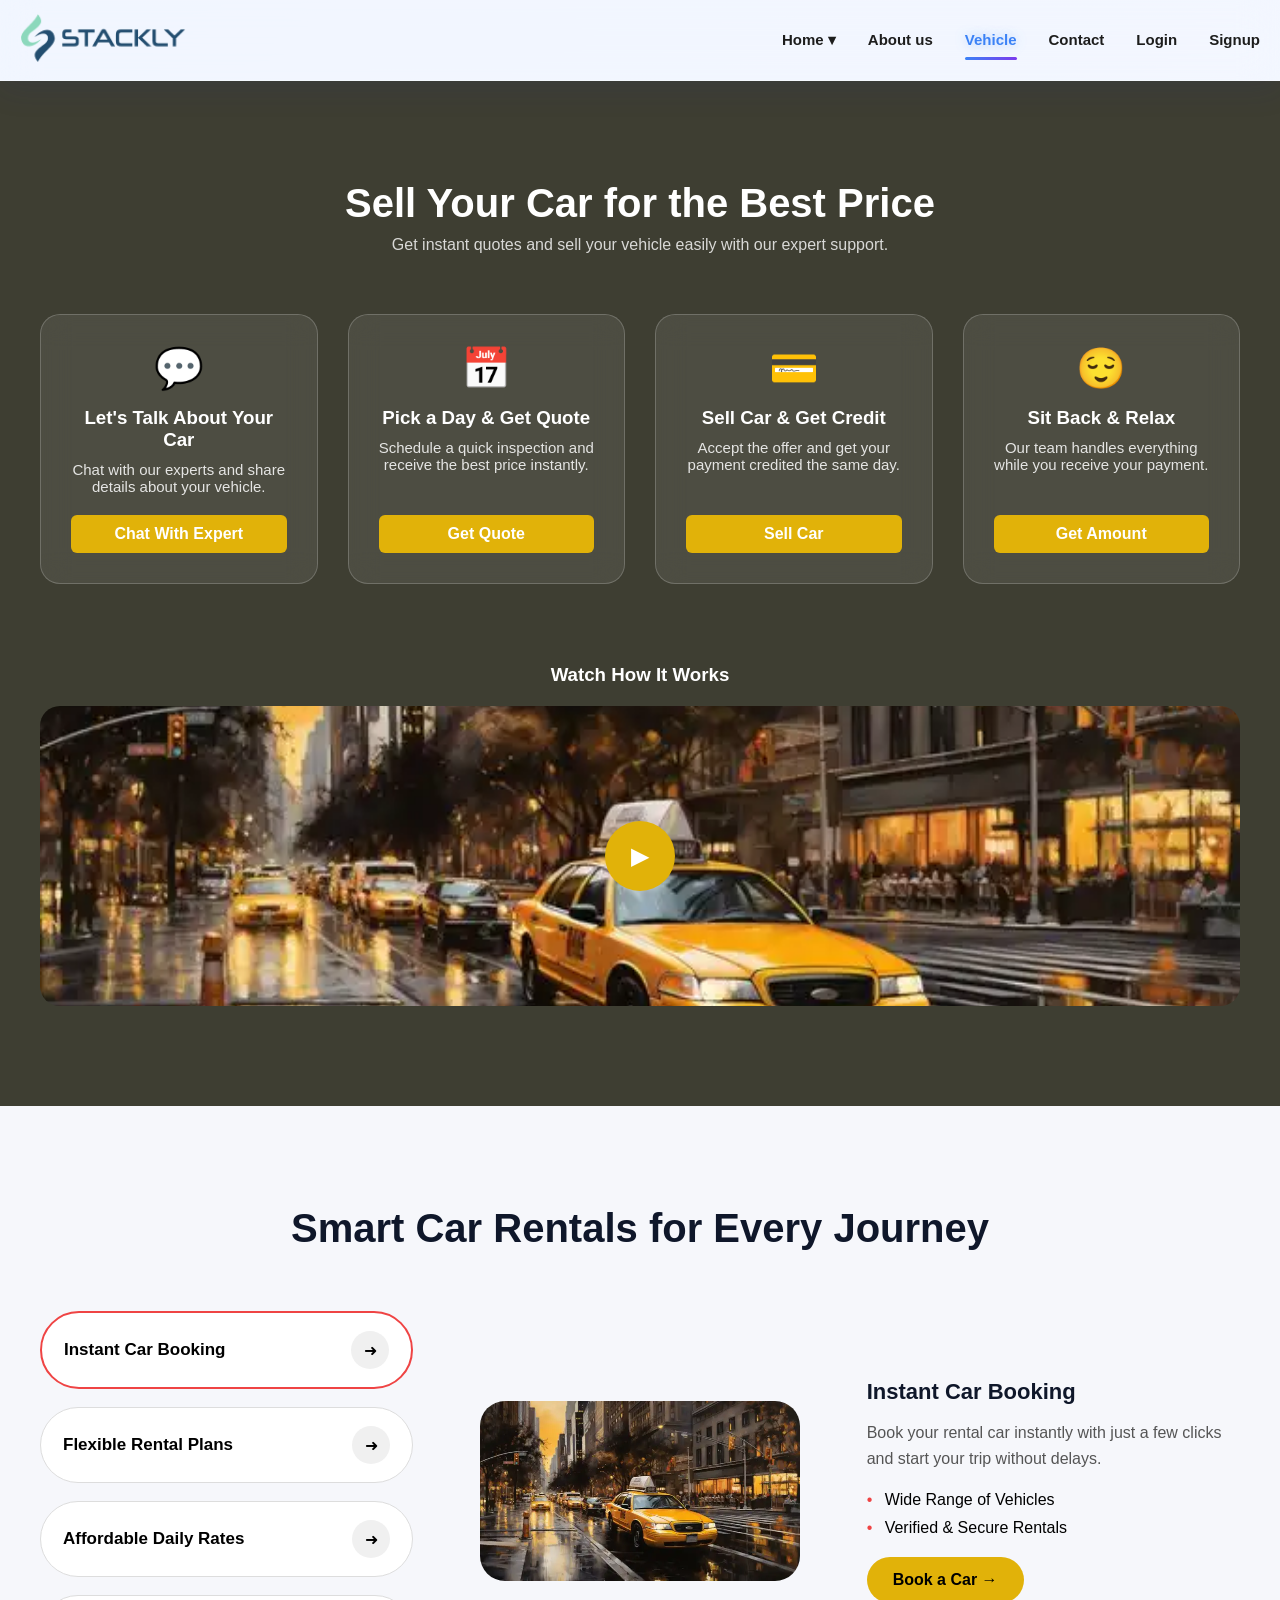
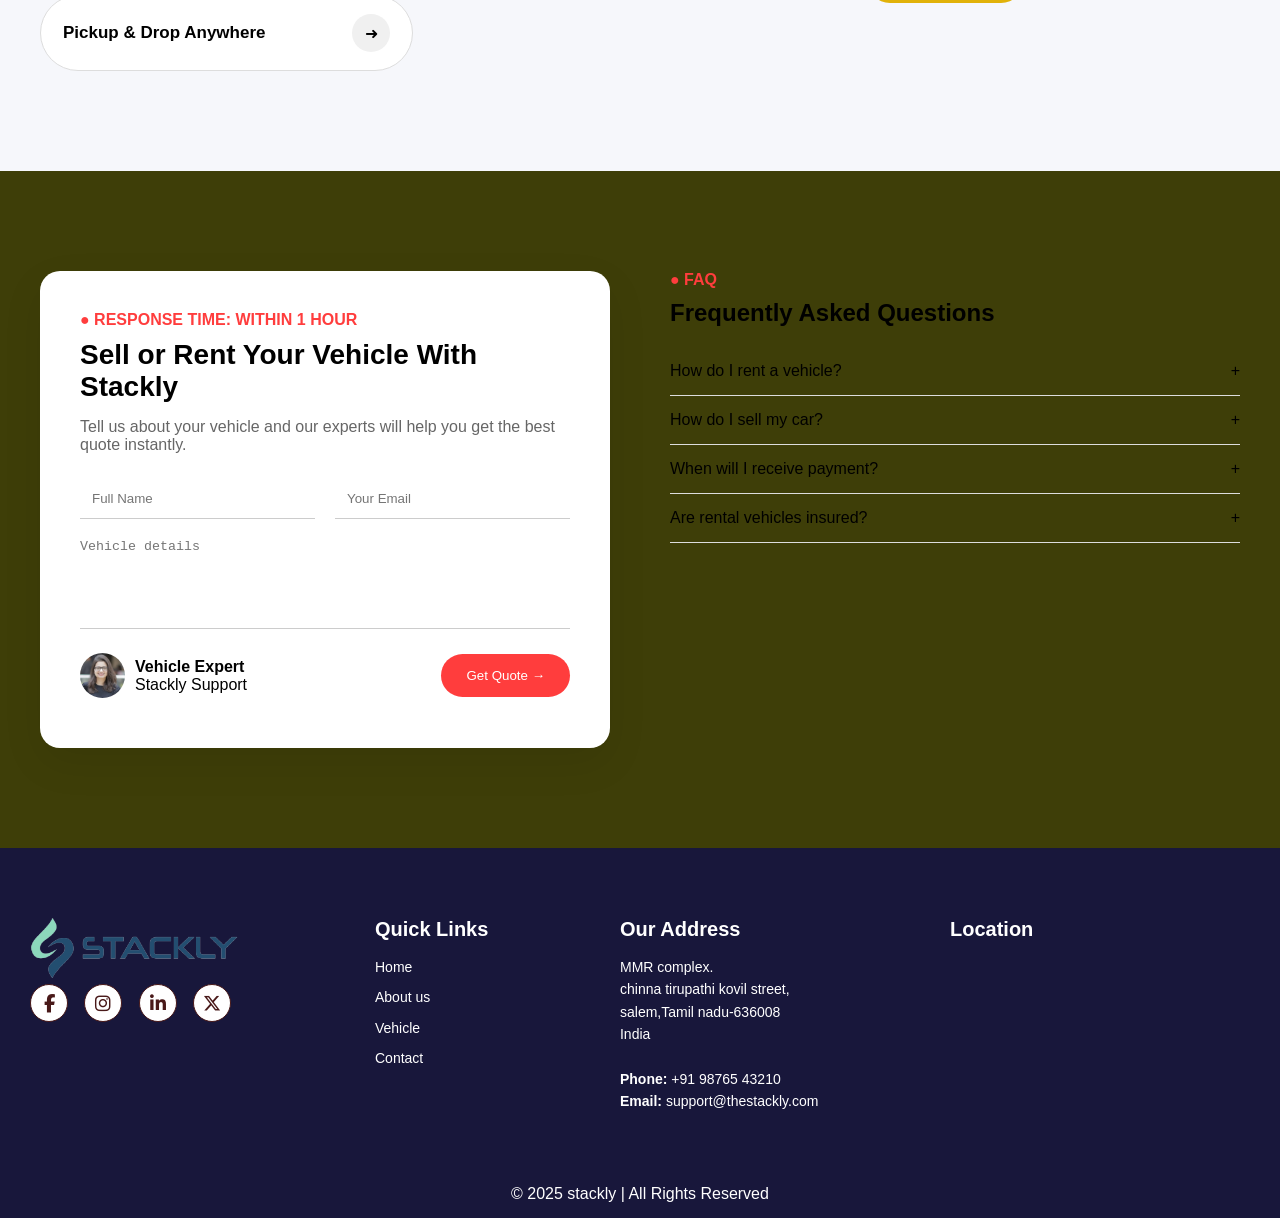
<file: vehicle.html>
<!DOCTYPE html>
<html lang="en">
<head>
<meta charset="UTF-8">
<meta name="viewport" content="width=device-width, initial-scale=1.0">
<link rel="stylesheet" href="style.css">
<link rel="stylesheet" href="https://unpkg.com/aos@2.3.4/dist/aos.css"/>
<link rel="stylesheet" href="https://cdnjs.cloudflare.com/ajax/libs/font-awesome/6.5.0/css/all.min.css">


<title> Stackly Ride</title>

</head>


<body>
    

<header class="header" id="header">

<div class="nav-container">

<!-- STACKLY LOGO -->

<div class="logo">
    <a href="./home2.html">
<img src="./logo.webp" alt="Stackly Logo"></a>
</div>

<div class="menu-toggle" id="menuToggle">☰</div>

<ul class="nav-menu" id="navMenu">

<li class="dropdown">

<a href="./index.html" >Home ▾</a>

<div class="dropdown-menu">
<a href="./index.html">Home 1</a>
<a href="./home2.html">Home 2</a>
</div>

</li>

<li><a href="./about1.html">About us</a></li>
<li><a href="./vehicle.html" class="active">Vehicle</a></li>
<li><a href="./contact1.html">Contact</a></li>
<li><a href="./login.html">Login</a></li>
<li><a href="./signup.html">Signup</a></li>

<!-- <li class="nav-buttons">


<a href="login.html" class="login-btn">Login</a>
<a href="signup.html" class="signup-btn">Sign Up</a>

</li> -->

</ul>

</div>

</header>

<!-- SELL CAR SECTION -->

<section class="sc-section">

    <div class="sc-container">
    
    <h2 class="sc-title">Sell Your Car for the Best Price</h2>
    
    <p class="sc-subtitle">
    Get instant quotes and sell your vehicle easily with our expert support.
    </p>
    
    <div class="sc-grid">
    
    <!-- STEP 1 -->
    <div class="sc-card">
    <div class="sc-icon">💬</div>
    <h3>Let's Talk About Your Car</h3>
    <p>Chat with our experts and share details about your vehicle.</p>
    <a href="404.html" class="sc-btn">Chat With Expert</a>
    </div>
    
    <!-- STEP 2 -->
    <div class="sc-card">
    <div class="sc-icon">📅</div>
    <h3>Pick a Day & Get Quote</h3>
    <p>Schedule a quick inspection and receive the best price instantly.</p>
    <a href="404.html" class="sc-btn">Get Quote</a>
    </div>
    
    <!-- STEP 3 -->
    <div class="sc-card">
    <div class="sc-icon">💳</div>
    <h3>Sell Car & Get Credit</h3>
    <p>Accept the offer and get your payment credited the same day.</p>
    <a href="404.html" class="sc-btn">Sell Car</a>
    </div>
    
    <!-- STEP 4 -->
    <div class="sc-card">
    <div class="sc-icon">😌</div>
    <h3>Sit Back & Relax</h3>
    <p>Our team handles everything while you receive your payment.</p>
    <a href="404.html" class="sc-btn">Get Amount</a>
    </div>
    
    </div>
    
    
    <!-- HOW IT WORKS VIDEO -->
    
    <div class="sc-video-box">
    
    <h3>Watch How It Works</h3>
    
    <div class="sc-video-bg">
    
    <button class="sc-play" onclick="openVideo()">▶</button>
    
    </div>
    
    <!-- <a href="404.html" class="sc-learn">Learn More</a> -->
    
    </div>
    
    </div>
    
    
    <!-- VIDEO POPUP -->
    
    <div class="sc-popup" id="scPopup">
    
    <div class="sc-popup-content">
    
    <span class="sc-close" onclick="closeVideo()">×</span>
    
    <video controls id="scVideo">
    <source src="./sell.mp4" type="video/mp4">
    </video>
    
    </div>
    
    </div>
    
    </section>


    <style>
        /* SECTION */

.sc-section{
padding:100px 20px;
background: rgb(62, 62, 50);
color:#fff;
font-family:Arial, Helvetica, sans-serif;
}

.sc-container{
max-width:1200px;
margin:auto;
text-align:center;
}

/* TITLE */

.sc-title{
font-size:40px;
margin-bottom:10px;
}

.sc-subtitle{
opacity:.8;
margin-bottom:60px;
}

/* GRID */

.sc-grid{
display:grid;
grid-template-columns:repeat(4,1fr);
gap:30px;
align-items:stretch;
}

/* CARD */

.sc-card{

display:flex;
flex-direction:column;
justify-content:space-between;

padding:30px;
border-radius:20px;

background:rgba(255,255,255,0.08);
backdrop-filter:blur(15px);
-webkit-backdrop-filter:blur(15px);

border:1px solid rgba(255,255,255,0.2);

min-height:260px;

opacity:0;
transform:translateY(40px);

transition:0.4s;
}

/* ICON */

.sc-icon{
font-size:40px;
margin-bottom:15px;
}

/* TEXT */

.sc-card h3{
margin-bottom:10px;
}

.sc-card p{
flex-grow:1;
opacity:.85;
font-size:15px;
}

/* BUTTON */

.sc-btn{
margin-top:20px;
padding:10px 18px;
background:rgb(225, 178, 9);
border-radius:6px;
text-decoration:none;
color:#fff;
font-weight:bold;
display:inline-block;
}

/* HOVER */

.sc-card:hover{
transform:translateY(-10px) scale(1.03);
box-shadow:0 20px 40px rgba(0,0,0,0.4);
}

/* ANIMATION */

.sc-card.show{
opacity:1;
transform:translateY(0);
}

/* TABLET */

@media(max-width:992px){

.sc-grid{
grid-template-columns:repeat(2,1fr);
}

.sc-title{
font-size:32px;
}

}

/* MOBILE */

@media(max-width:600px){

.sc-grid{
grid-template-columns:1fr;
}

.sc-title{
font-size:26px;
}

.sc-card{
min-height:auto;
}

}
/* VIDEO BOX */

.sc-video-box{
margin-top:80px;
}

.sc-video-bg{
margin-top:20px;
height:300px;
border-radius:20px;
background:url('./taxi.webp') center/cover no-repeat;
display:flex;
align-items:center;
justify-content:center;
position:relative;
}

/* PLAY BUTTON */

.sc-play{
width:70px;
height:70px;
border-radius:50%;
border:none;
font-size:24px;
background:rgb(225, 178, 9);
color:#fff;
cursor:pointer;
}

/* LEARN */

.sc-learn{
display:inline-block;
margin-top:20px;
text-decoration:none;
color:rgb(225, 178, 9);
font-weight:bold;
}

/* POPUP */

.sc-popup{
position:fixed;
top:0;
left:0;
width:100%;
height:100%;
background:rgba(0,0,0,.8);
display:none;
align-items:center;
justify-content:center;
z-index:999;
}

.sc-popup-content{
width:80%;
max-width:700px;
background:#000;
border-radius:10px;
position:relative;
}

.sc-popup video{
width:100%;
border-radius:10px;
}

.sc-close{
position:absolute;
top:-30px;
right:-10px;
font-size:40px;
color: black;
cursor:pointer;
}

/* ANIMATION */

@keyframes scFade{
to{
opacity:1;
transform:translateY(0);
}
}

/* TABLET */

@media(max-width:992px){

.sc-grid{
grid-template-columns:repeat(2,1fr);
}

.sc-title{
font-size:32px;
}

}

/* MOBILE */

@media(max-width:600px){

.sc-grid{
grid-template-columns:1fr;
}

.sc-video-bg{
height:220px;
}

.sc-title{
font-size:26px;
}

}
        </style>
<script>

document.addEventListener("DOMContentLoaded", function(){

const cards = document.querySelectorAll(".sc-card");

cards.forEach((card,index)=>{

setTimeout(()=>{
card.classList.add("show");
}, index * 300);

});

});
function openVideo(){

    document.getElementById("scPopup").style.display="flex";
    
    }
    
    function closeVideo(){
    
    document.getElementById("scPopup").style.display="none";
    
    document.getElementById("scVideo").pause();
    
    }
</script>


<section class="rc-section">

    <div class="rc-container">
    
    <h2 class="rc-title">Smart Car Rentals for Every Journey</h2>
    
    <div class="rc-grid">
    
    <!-- LEFT FEATURES -->
    
    <div class="rc-features">
    
    <div class="rc-feature active" data-img="./taxi.webp" data-title="Instant Car Booking" data-desc="Book your rental car instantly with just a few clicks and start your trip without delays.">
    <span>Instant Car Booking</span>
    <div class="rc-arrow">➜</div>
    </div>
    
    <div class="rc-feature" data-img="./taxi1.webp" data-title="Flexible Rental Plans" data-desc="Choose hourly, daily or monthly rental plans designed to match your travel needs.">
    <span>Flexible Rental Plans</span>
    <div class="rc-arrow">➜</div>
    </div>
    
    <div class="rc-feature" data-img="./t.webp" data-title="Affordable Daily Rates" data-desc="Enjoy competitive pricing with transparent billing and no hidden charges.">
    <span>Affordable Daily Rates</span>
    <div class="rc-arrow">➜</div>
    </div>
    
    <div class="rc-feature" data-img="./t4.webp" data-title="Pickup & Drop Anywhere" data-desc="Pick up your vehicle anywhere and drop it off at your destination easily.">
    <span>Pickup & Drop Anywhere</span>
    <div class="rc-arrow">➜</div>
    </div>
    
    </div>
    
    <!-- CENTER IMAGE -->
    
    <div class="rc-image">
    
    <img id="rcCarImage" src="./taxi.webp">
    
    </div>
    
    <!-- RIGHT CONTENT -->
    
    <div class="rc-content">
    
    <h3 id="rcTitle">Instant Car Booking</h3>
    
    <p id="rcDesc">
    Book your rental car instantly with just a few clicks and start your trip without delays.
    </p>
    
    <ul>
    
    <li>Wide Range of Vehicles</li>
    <li>Verified & Secure Rentals</li>
    
    </ul>
    
    <a href="404.html" class="rc-btn">Book a Car →</a>
    
    </div>
    
    </div>
    
    </div>
    
    </section>


    <style>
        /* SECTION */

.rc-section{
padding:100px 20px;
background:#f6f7fb;
font-family:Arial, Helvetica, sans-serif;
color:black;
}

.rc-container{
max-width:1200px;
margin:auto;
}

.rc-title{
text-align:center;
font-size:40px;
margin-bottom:60px;
color:#0f172a;
}

/* GRID */

.rc-grid{
display:grid;
grid-template-columns:1fr 1fr 1fr;
gap:40px;
align-items:center;
}

/* FEATURES */

.rc-features{
display:flex;
flex-direction:column;
gap:18px;
}

.rc-feature{
display:flex;
justify-content:space-between;
align-items:center;
padding:18px 22px;
border-radius:40px;
border:1px solid #ddd;
background:white;
cursor:pointer;
transition:0.3s;
}

.rc-feature span{
font-weight:600;
font-size:17px;
}

.rc-arrow{
width:38px;
height:38px;
border-radius:50%;
display:flex;
align-items:center;
justify-content:center;
background:#f0f0f0;
}

.rc-feature.active{
border:2px solid #ef4444;
}

/* CENTER IMAGE */

.rc-image{
display:flex;
justify-content:center;
}

.rc-image img{
width:100%;
max-width:320px;
border-radius:25px;
transition:0.6s;
}

/* ROTATION ANIMATION */

.rc-rotate{
animation:rcRotate .6s ease;
}

@keyframes rcRotate{

0%{
transform:rotateY(90deg);
opacity:0;
}

100%{
transform:rotateY(0deg);
opacity:1;
}

}

/* CONTENT */

.rc-content h3{
font-size:22px;
margin-bottom:15px;
color:#0f172a;
}

.rc-content p{
color:#555;
margin-bottom:20px;
line-height:1.6;
}

.rc-content ul{
list-style:none;
margin-bottom:20px;
}

.rc-content ul li{
margin-bottom:10px;
padding-left:18px;
position:relative;
}

.rc-content ul li::before{
content:"•";
position:absolute;
left:0;
color:#ef4444;
}

.rc-btn{
display:inline-block;
padding:14px 26px;
background: rgb(225, 178, 9);
color:black;
border-radius:30px;
text-decoration:none;
font-weight:600;
}

/* TABLET */

@media(max-width:992px){

.rc-grid{
grid-template-columns:1fr;
text-align:center;
}

.rc-image{
order:-1;
}

}

/* MOBILE */

@media(max-width:600px){

.rc-title{
font-size:28px;
}

.rc-feature span{
font-size:15px;
}

.rc-image img{
max-width:260px;
}

}
    </style>

    <script>
        

const features=document.querySelectorAll(".rc-feature");
const carImage=document.getElementById("rcCarImage");
const title=document.getElementById("rcTitle");
const desc=document.getElementById("rcDesc");

features.forEach(feature=>{

feature.addEventListener("click",()=>{

features.forEach(f=>f.classList.remove("active"));
feature.classList.add("active");

/* update image */

carImage.classList.remove("rc-rotate");

void carImage.offsetWidth;

carImage.src=feature.dataset.img;

carImage.classList.add("rc-rotate");

/* update text */

title.innerText=feature.dataset.title;
desc.innerText=feature.dataset.desc;

});

});

</script>




<section class="stackly-faq3d">

    <div class="stackly-faq3d-container">
    
    <!-- LEFT CONTACT -->
    
    <div class="stackly-faq3d-contact">
    
    <p class="stackly-faq3d-tag">● RESPONSE TIME: WITHIN 1 HOUR</p>
    
    <h2 class="stackly-faq3d-title">
    Sell or Rent Your Vehicle With Stackly
    </h2>
    
    <p class="stackly-faq3d-desc">
    Tell us about your vehicle and our experts will help you get the best quote instantly.
    </p>
    
    <form id="stacklyFaqForm">
    
    <div class="stackly-faq3d-row">
    
    <input class="stackly-faq3d-input" type="text" id="stackName" placeholder="Full Name">
    
    <input class="stackly-faq3d-input" type="email" id="stackEmail" placeholder="Your Email">
    
    </div>
    
    <textarea class="stackly-faq3d-textarea" id="stackVehicle" placeholder="Vehicle details"></textarea>
    
    <div class="stackly-faq3d-bottom">
    
    <div class="stackly-faq3d-agent">
    
    <img src="./sana.webp">
    
    <div>
    <h4>Vehicle Expert</h4>
    <span>Stackly Support</span>
    </div>
    
    </div>
    
    <button type="submit" class="stackly-faq3d-btn">
    Get Quote →
    </button>
    
    </div>
    
    <p class="stackly-faq3d-error" id="stackFaqError"></p>
    
    </form>
    
    </div>
    
    
    <!-- RIGHT FAQ -->
    
    <div class="stackly-faq3d-faq">
    
    <p class="stackly-faq3d-small">● FAQ</p>
    
    <h2 class="stackly-faq3d-title2">Frequently Asked Questions</h2>
    
    <div class="stackly-faq3d-item">
    
    <button class="stackly-faq3d-question">
    How do I rent a vehicle?
    <span>+</span>
    </button>
    
    <div class="stackly-faq3d-answer">
    Select your vehicle, choose the rental dates and confirm the booking instantly.
    </div>
    
    </div>
    
    <div class="stackly-faq3d-item">
    
    <button class="stackly-faq3d-question">
    How do I sell my car?
    <span>+</span>
    </button>
    
    <div class="stackly-faq3d-answer">
    Enter your vehicle details and receive the best instant quote.
    </div>
    
    </div>
    
    <div class="stackly-faq3d-item">
    
    <button class="stackly-faq3d-question">
    When will I receive payment?
    <span>+</span>
    </button>
    
    <div class="stackly-faq3d-answer">
    Payment will be credited on the same day after verification.
    </div>
    
    </div>
    
    <div class="stackly-faq3d-item">
    
    <button class="stackly-faq3d-question">
    Are rental vehicles insured?
    <span>+</span>
    </button>
    
    <div class="stackly-faq3d-answer">
    Yes, all vehicles on Stackly come with insurance coverage.
    </div>
    
    </div>
    
    </div>
    
    </div>
    
    </section>

    <style>
        .stackly-faq3d{
padding:100px 20px;
background: rgb(62, 62, 8);
font-family:inherit;
}

.stackly-faq3d-container{
max-width:1200px;
margin:auto;
display:grid;
grid-template-columns:1fr 1fr;
gap:60px;
}

/* CONTACT BOX */

.stackly-faq3d-contact{
background:white;
padding:40px;
border-radius:20px;
box-shadow:0 15px 40px rgba(0,0,0,0.08);
}

.stackly-faq3d-tag{
color:#ff3d3d;
font-weight:600;
margin-bottom:10px;
}

.stackly-faq3d-title{
font-size:28px;
margin-bottom:15px;
}

.stackly-faq3d-desc{
color:#666;
margin-bottom:25px;
}

/* INPUTS */

.stackly-faq3d-row{
display:flex;
gap:20px;
margin-bottom:20px;
}

.stackly-faq3d-input{
flex:1;
padding:12px;
border:none;
border-bottom:1px solid #ccc;
outline:none;
}

.stackly-faq3d-textarea{
width:100%;
height:90px;
border:none;
border-bottom:1px solid #ccc;
outline:none;
margin-bottom:20px;
resize:none;
}

/* BUTTON */

.stackly-faq3d-bottom{
display:flex;
justify-content:space-between;
align-items:center;
}

.stackly-faq3d-btn{
background:#ff3d3d;
color:white;
border:none;
padding:14px 25px;
border-radius:30px;
cursor:pointer;
}

/* AGENT */

.stackly-faq3d-agent{
display:flex;
gap:10px;
align-items:center;
}

.stackly-faq3d-agent img{
width:45px;
height:45px;
border-radius:50%;
}

/* FAQ */

.stackly-faq3d-small{
color:#ff3d3d;
font-weight:600;
}

.stackly-faq3d-title2{
margin:10px 0 20px;
}

.stackly-faq3d-item{
border-bottom:1px solid #ddd;
padding:15px 0;
}

.stackly-faq3d-question{
width:100%;
background:none;
border:none;
display:flex;
justify-content:space-between;
cursor:pointer;
font-size:16px;
}

.stackly-faq3d-answer{
max-height:0;
overflow:hidden;
transition:0.4s;
color: white;
}

/* ERROR */

.stackly-faq3d-error{
color:red;
margin-top:10px;
}

/* RESPONSIVE */

@media(max-width:900px){

.stackly-faq3d-container{
grid-template-columns:1fr;
}

}

@media(max-width:600px){

.stackly-faq3d-row{
flex-direction:column;
}

.stackly-faq3d-bottom{
flex-direction:column;
gap:20px;
align-items:flex-start;
}

.stackly-faq3d-title{
font-size:22px;
}

}
    </style>
    <script>

/* FAQ ACCORDION */

document.querySelectorAll(".stackly-faq3d-question").forEach(btn => {

btn.addEventListener("click", () => {

let ans = btn.nextElementSibling;

if(ans.style.maxHeight){
ans.style.maxHeight = null;
}else{
ans.style.maxHeight = ans.scrollHeight + "px";
}

});

});


/* FORM VALIDATION */

document.getElementById("stacklyFaqForm").addEventListener("submit",function(e){

e.preventDefault();

let name = document.getElementById("stackName").value;
let email = document.getElementById("stackEmail").value;
let vehicle = document.getElementById("stackVehicle").value;

if(name === "" || email === "" || vehicle === ""){

document.getElementById("stackFaqError").innerText="Please fill all details";

}else{

window.location.href="404.html";

}

});

</script>

<!-- <footer> -->
    <footer class="footer">
        <div class="footer-container">
    
            <!-- Logo / About -->
            <div class="footer-box">
                <a href="./home2.html">
                <img src="./logo.webp" alt="Stackly Logo" class="footer-logo"  style="height:60px;"></a>
   
               
                <!-- <p>We deliver secure, scalable and innovative IT services for global businesses.</p><br> -->
    
                <!-- Social Icons -->
                <div class="footer-social">
                    <a href="./404.html"><i class="fa-brands fa-facebook-f"></i></a>
                    <a href="./404.html"><i class="fa-brands fa-instagram"></i></a>
                    <a href="./404.html"><i class="fa-brands fa-linkedin-in"></i></a>
                    <a href="./404.html"><i class="fa-brands fa-x-twitter"></i></a>
                </div>
            </div>
    
            <!-- Quick Links -->
            <div class="footer-box">
                <h3>Quick Links</h3>
                <ul>
                    <li><a href="./home2.html">Home</a></li>
                    <li><a href="./about1.html">About us</a></li>
                    <li><a href="./vehicle.html">Vehicle</a></li>
                    <li><a href="./contact1.html">Contact</a></li>
                </ul>
            </div>
    
            <!-- Address -->
            <div class="footer-box">
                <h3>Our Address</h3>
                <p>
                    MMR complex.<br>
                    chinna tirupathi kovil street,<br>
                    salem,Tamil nadu-636008<br>
                    <!-- Bengaluru, Karnataka – 560066<br> -->
                    India<br><br>
    
                    <strong>Phone:</strong> +91 98765 43210<br>
                    <strong>Email:</strong> support@thestackly.com
                </p>
            </div>
    
            <!-- Google Map -->
            <div class="footer-box">
                <h3>Location</h3>
                <iframe 
                src="https://www.google.com/maps?q=Salem%20Tamil%20Nadu&output=embed"
                    allowfullscreen="" 
                    loading="lazy">
                </iframe>
            </div>
    
        </div>
    
        <div class="footer-bottom">
            <p>© 2025 stackly | All Rights Reserved</p>
        </div>
    </footer>

    


<script src="./script.js"></script>
</body>
</html>
</file>
<file: style.css>
/* ===== PREMIUM GLASS NAVBAR ===== */
*{
    margin:0;
    padding:0;
    box-sizing:border-box;
}

body{
    min-height:200vh;
    font-family:"Segoe UI",sans-serif;
    background:linear-gradient(135deg,#eef4ff,#f7f9ff);
}

/* HEADER */
.header{
    position:sticky;
    top:0;
    width:100%;
    z-index:9999;
    padding:14px 20px;

    background:rgba(255,255,255,0.18);
    backdrop-filter:blur(18px);
    -webkit-backdrop-filter:blur(18px);

    border-bottom:1px solid rgba(255,255,255,0.25);
    box-shadow:0 8px 32px rgba(31,38,135,0.12);

    animation:slideDown .7s ease;
}

@keyframes slideDown{
    from{
        opacity:0;
        transform:translateY(-30px);
    }
    to{
        opacity:1;
        transform:translateY(0);
    }
}

.nav-container{
    max-width:1350px;
    margin:auto;
    display:flex;
    align-items:center;
    justify-content:space-between;
}

/* LOGO */
.logo img{
    height:48px;
    transition:.4s;
}

.logo img:hover{
    transform:scale(1.08) rotate(2deg);
}

/* MENU */
.nav-menu{
    list-style:none;
    display:flex;
    align-items:center;
    gap:32px;
}

.nav-menu li{
    position:relative;
}

.nav-menu a{
    text-decoration:none;
    color:#1d1d1d;
    font-size:15px;
    font-weight:600;
    padding:8px 0;
    position:relative;
    transition:.35s;
}

/* Premium underline */
.nav-menu a::after{
    content:"";
    position:absolute;
    left:0;
    bottom:-4px;
    width:0;
    height:3px;
    border-radius:20px;
    background:linear-gradient(90deg,#3b82f6,#7c3aed);
    transition:.35s;
}

.nav-menu a:hover{
    color:#3b82f6;
}

.nav-menu a:hover::after,
.nav-menu a.active::after{
    width:100%;
}

/* Active link glow */
.nav-menu a.active{
    color:#3b82f6;
    text-shadow:0 0 12px rgba(59,130,246,.4);
}

/* DROPDOWN */
.dropdown-menu{
    position:absolute;
    top:120%;
    left:0;
    min-width:180px;

    background:rgba(255,255,255,0.6);
    backdrop-filter:blur(18px);

    border:1px solid rgba(255,255,255,.3);
    border-radius:16px;

    box-shadow:0 15px 35px rgba(0,0,0,0.12);

    display:none;
    overflow:hidden;
    animation:dropdownAnim .35s ease;
}

@keyframes dropdownAnim{
    from{
        opacity:0;
        transform:translateY(12px);
    }
    to{
        opacity:1;
        transform:translateY(0);
    }
}

.dropdown-menu a{
    display:block;
    padding:14px 18px;
}

.dropdown-menu a:hover{
    background:rgba(255,255,255,.4);
}

.dropdown:hover .dropdown-menu{
    display:block;
}

/* Hamburger */
.menu-toggle{
    display:none;
    font-size:28px;
    cursor:pointer;
    transition:.3s;
}

.menu-toggle:hover{
    transform:rotate(90deg);
}

/* Tablet */
@media (max-width:992px){

    .menu-toggle{
        display:block;
    }

    .nav-menu{
        position:absolute;
        top:85px;
        left:15px;
        right:15px;

        display:none;
        flex-direction:column;
        align-items:flex-start;
        gap:10px;
        padding:24px;

        border-radius:24px;

        background:rgba(255,255,255,0.5);
        backdrop-filter:blur(20px);

        box-shadow:0 15px 40px rgba(0,0,0,0.12);
    }

    .nav-menu.active{
        display:flex;
        animation:mobileFade .4s ease;
    }

    @keyframes mobileFade{
        from{
            opacity:0;
            transform:translateY(-15px);
        }
        to{
            opacity:1;
            transform:translateY(0);
        }
    }

    .nav-menu li{
        width:100%;
    }

    .nav-menu a{
        width:100%;
        display:block;
        padding:12px 0;
    }

    .dropdown-menu{
        position:static;
        display:none;
        width:100%;
        margin-top:8px;
        box-shadow:none;
        background:rgba(255,255,255,.7);
    }

    .dropdown.active .dropdown-menu{
        display:block;
    }

    .dropdown:hover .dropdown-menu{
        display:none;
    }
}

/* Mobile */
@media (max-width:576px){

    .header{
        padding:10px 14px;
    }

    .logo img{
        height:40px;
    }

    .menu-toggle{
        font-size:24px;
    }
}
    

/* ================= FOOTER ================= */
.footer {
    background: #18173b;
    padding-top: 40px;
    color: white;
}

.footer-container {
    display: flex;
    justify-content: space-between;
    padding: 30px;
    flex-wrap: wrap;
}

/* Footer Boxes */
.footer-box h3 {
    margin-bottom: 15px;
    font-size: 20px;
    color:  whtie;
}

.footer-box p, 
.footer-box a {
    color: white;
    font-size: 14px;
    line-height: 1.6;
}

.footer-box ul {
    list-style: none;
}

.footer-box ul li {
    margin-bottom: 8px;
}

.footer-box ul li a {
    text-decoration: none;
    transition: 0.3s;
}

.footer-box ul li a:hover {
    color: black;
}


.footer-bottom {
    text-align: center;
    background: #18173b;
    padding: 15px 0;
}

.footer-social a {
    display: inline-block;
    margin-right: 12px;
    font-size: 18px;
    width: 38px;
    height: 38px;
    text-align: center;
    line-height: 38px;
    border-radius: 50%;
    background: white;
    color:rgb(73, 25, 25);
    border: 1px solid rgb(73, 25, 25);
    transition: 0.3s;
}

.footer-social a:hover {
    background: white;  
    color: black;
    transform: translateY(-5px);
}

/* Map */
.footer-box iframe {
    width: 100%;
    height: 180px;
    border-radius: 10px;
    border: none;
}


/* ================= RESPONSIVE ================= */
@media (max-width: 900px) {

    
    

    .footer-box {
        width: 45%;
        margin-bottom: 30px;
    }
}

@media (max-width: 500px) {
    .footer-box {
        width: 100%;
    }
}
</file>
